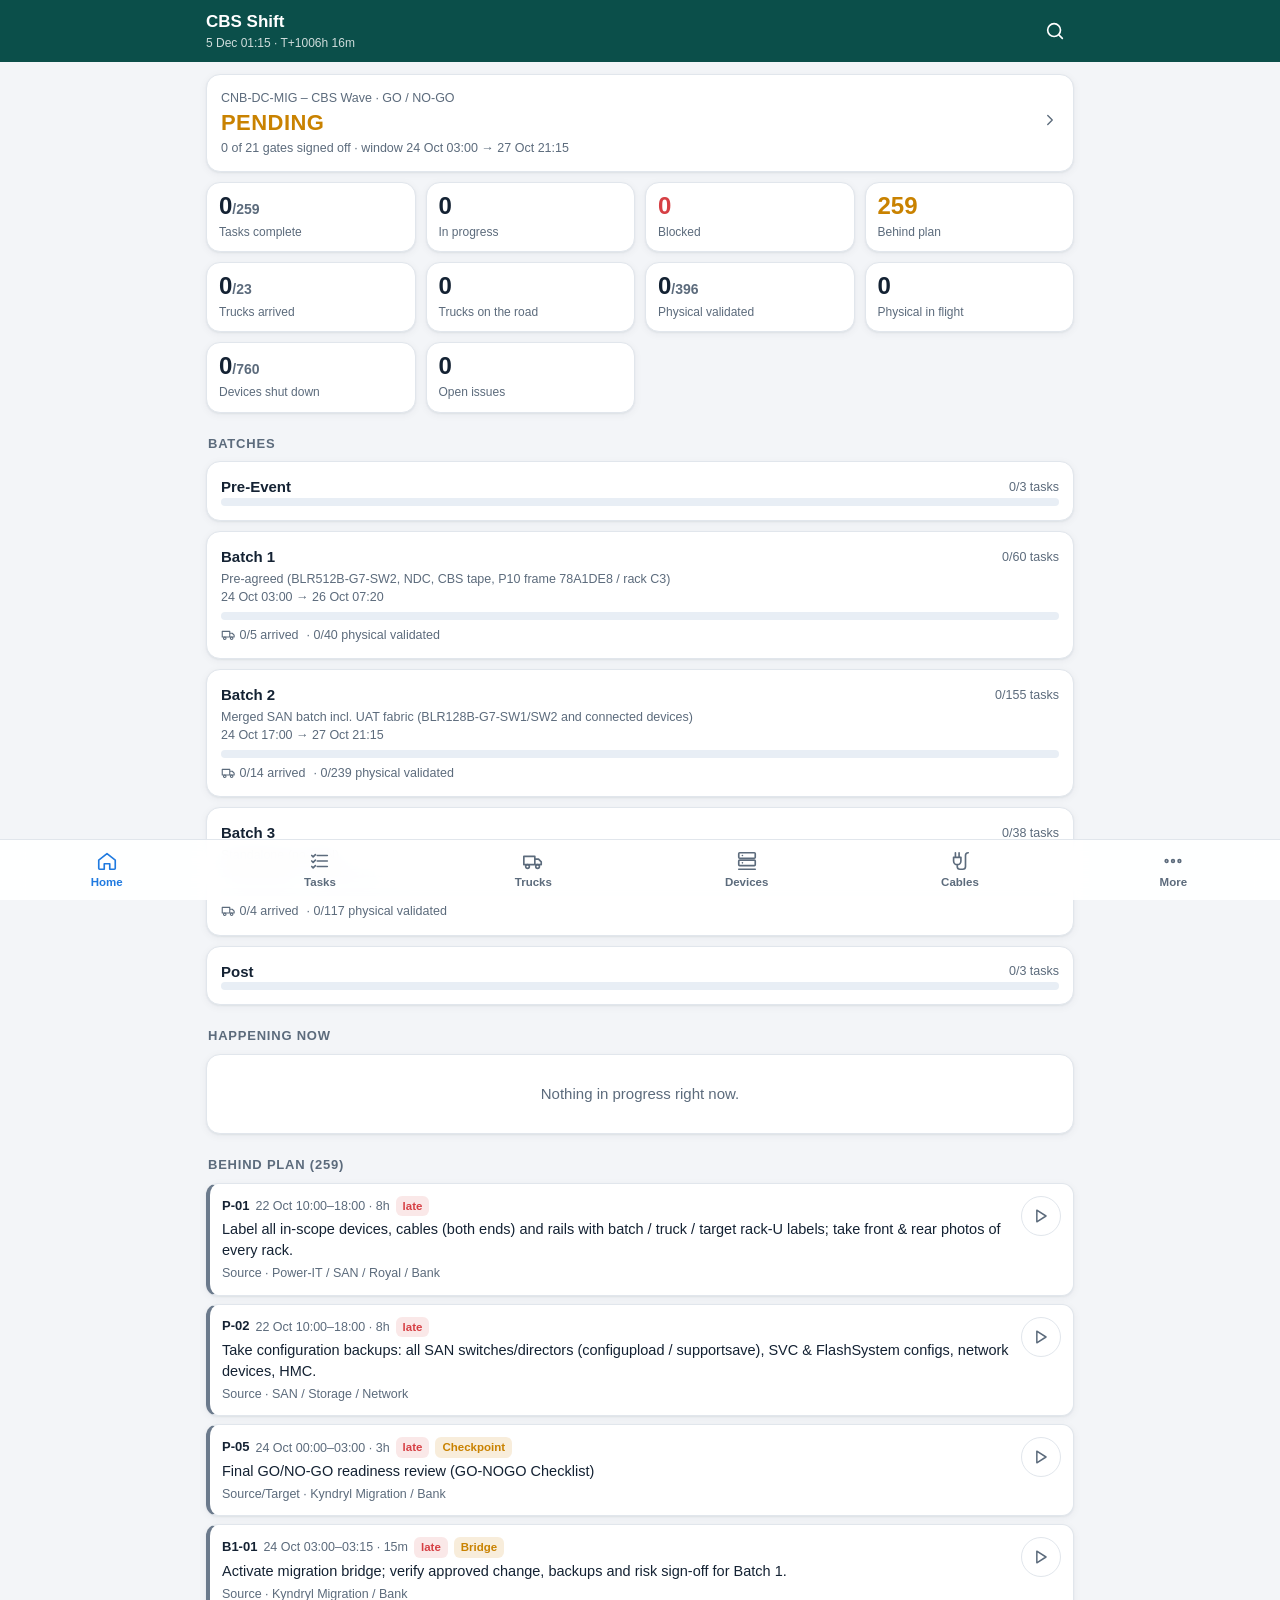
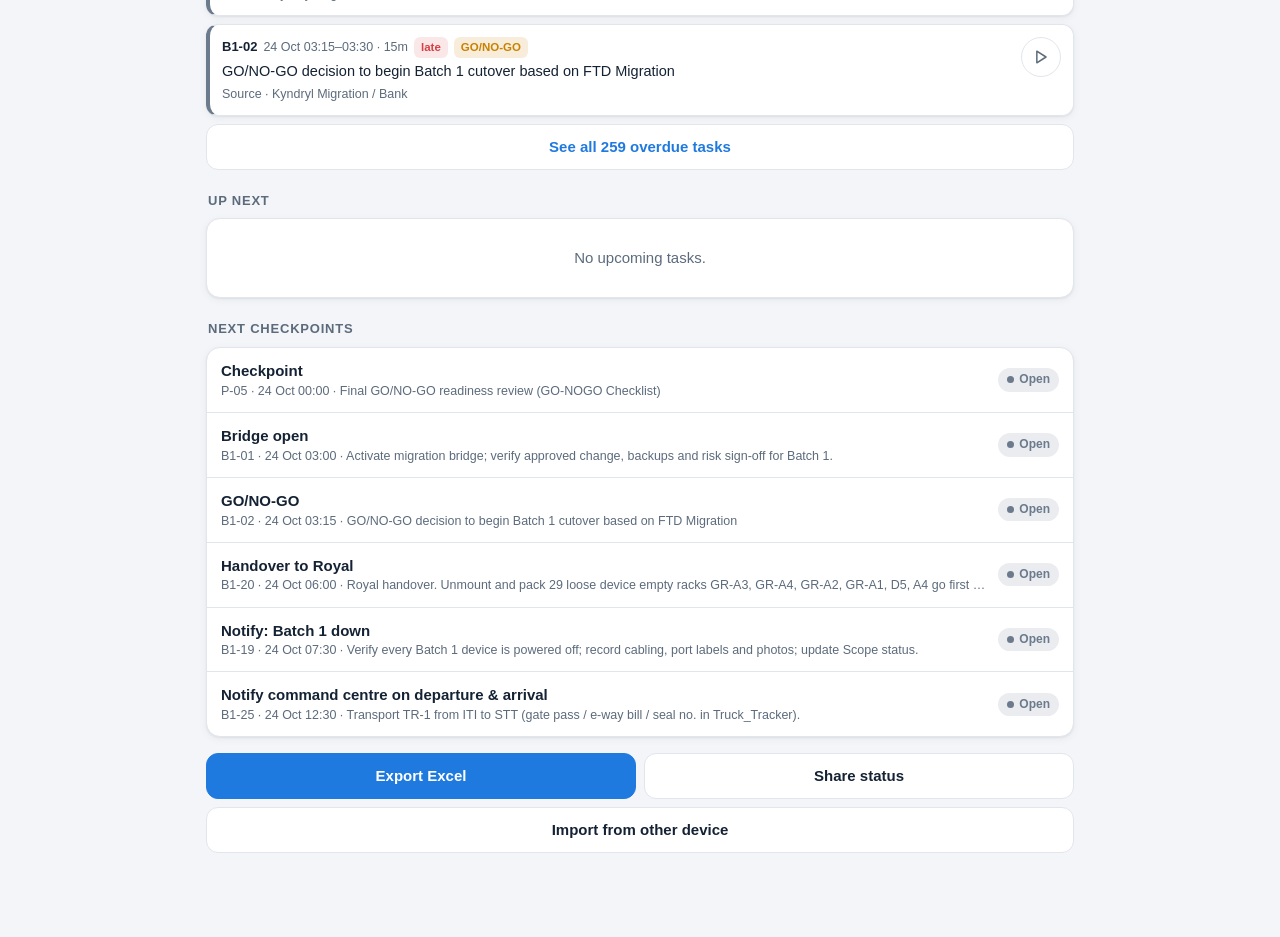
<file: cbsshift/index.html>
<!DOCTYPE html>
<html lang="en">
<head>
  <meta charset="UTF-8" />
  <meta name="viewport" content="width=device-width, initial-scale=1, viewport-fit=cover" />
  <meta name="theme-color" content="#0b4f4a" />
  <meta name="apple-mobile-web-app-capable" content="yes" />
  <meta name="mobile-web-app-capable" content="yes" />
  <meta name="apple-mobile-web-app-status-bar-style" content="black-translucent" />
  <meta name="apple-mobile-web-app-title" content="CBS Shift" />
  <!-- The runbook ships with this site and is parsed on the device: no scripts or requests to any other site. -->
  <meta http-equiv="Content-Security-Policy" content="default-src 'none'; script-src 'self'; style-src 'self' 'unsafe-inline'; img-src 'self' data: blob:; manifest-src 'self'; worker-src 'self'; connect-src 'self'; base-uri 'none'; form-action 'none'" />
  <title>CBS Shift Runbook</title>
  <link rel="manifest" href="manifest.json" />
  <link rel="icon" href="icon.svg" type="image/svg+xml" />
  <link rel="apple-touch-icon" href="icon.svg" />
  <link rel="stylesheet" href="app.css" />
</head>
<body>
  <section class="upload" id="upload" hidden>
    <div class="row"><img src="icon.svg" alt="" width="44" height="44" style="border-radius:10px"><span class="spacer"></span></div>
    <h1>CBS migration runbook</h1>
    <p class="muted" style="margin:0">Upload the CBS runbook workbook (.xlsx) to build the cutover tracker: tasks, trucks, devices, racks, SAN, checklists, issues and contacts.</p>
    <label class="drop" id="drop">
      <svg viewBox="0 0 24 24"><path d="M12 16V4m0 0-4 4m4-4 4 4"/><path d="M4 16v3a1 1 0 0 0 1 1h14a1 1 0 0 0 1-1v-3"/></svg>
      <b>Choose runbook file</b>
      <span class="small muted">e.g. CNB_DC_MIG_CBS_Runbook_v2.2_SS.xlsx</span>
      <span class="btn primary">Browse…</span>
      <input type="file" id="file" accept=".xlsx,.xlsm,application/vnd.openxmlformats-officedocument.spreadsheetml.sheet" hidden>
    </label>
    <div class="up-msg" id="uploadMsg" aria-live="polite"></div>
    <div class="card" style="margin-top:14px">
      <div class="privacy"><svg viewBox="0 0 24 24"><path d="M12 3 5 6v6c0 4 3 7.5 7 9 4-1.5 7-5 7-9V6z"/><path d="m9 12 2 2 4-4"/></svg>
        <div><b>Stays on this device.</b> The file is read inside your browser. It is never uploaded to a server, this website, or any AI service — the page is locked so it cannot make network requests.</div></div>
      <div class="privacy"><svg viewBox="0 0 24 24"><path d="M4 7h16M4 12h16M4 17h10"/></svg>
        <div><b>Re-upload anytime.</b> When the runbook changes, upload the new version (same format) from More › Runbook file. Your progress is kept.</div></div>
    </div>
  </section>

  <div id="app" hidden>
  <header class="topbar">
    <div class="topbar-inner">
      <div class="brand">
        <span class="brand-title">CBS Shift</span>
        <span class="brand-sub" id="clock">--</span>
      </div>
      <button class="icon-btn" id="searchBtn" aria-label="Search">
        <svg viewBox="0 0 24 24"><circle cx="11" cy="11" r="7"/><path d="m20 20-3.5-3.5"/></svg>
      </button>
    </div>
  </header>

  <main id="view" tabindex="-1"></main>

  <nav class="tabbar" id="tabbar">
    <a href="#home" data-tab="home"><svg viewBox="0 0 24 24"><path d="M3 11 12 4l9 7v9a1 1 0 0 1-1 1h-5v-6H9v6H4a1 1 0 0 1-1-1z"/></svg><span>Home</span></a>
    <a href="#tasks" data-tab="tasks"><svg viewBox="0 0 24 24"><path d="M9 6h11M9 12h11M9 18h11"/><path d="m3 6 1.5 1.5L7 5M3 12l1.5 1.5L7 11M3 18l1.5 1.5L7 17"/></svg><span>Tasks</span></a>
    <a href="#trucks" data-tab="trucks"><svg viewBox="0 0 24 24"><path d="M2 7h12v9H2zM14 10h4l3 3v3h-7z"/><circle cx="6" cy="18" r="2"/><circle cx="17" cy="18" r="2"/></svg><span>Trucks</span></a>
    <a href="#devices" data-tab="devices"><svg viewBox="0 0 24 24"><rect x="3" y="3" width="18" height="6" rx="1"/><rect x="3" y="11" width="18" height="6" rx="1"/><path d="M7 6h.01M7 14h.01M3 21h18"/></svg><span>Devices</span></a>
    <a href="#cables" data-tab="cables"><svg viewBox="0 0 24 24"><path d="M7 3v5M11 3v5M5 8h8v4a4 4 0 0 1-8 0zM9 16v2a3 3 0 0 0 3 3h3a3 3 0 0 0 3-3V6a3 3 0 0 1 3-3"/></svg><span>Cables</span></a>
    <a href="#more" data-tab="more"><svg viewBox="0 0 24 24"><circle cx="5" cy="12" r="1.5"/><circle cx="12" cy="12" r="1.5"/><circle cx="19" cy="12" r="1.5"/></svg><span>More</span></a>
  </nav>

  <div class="sheet-backdrop" id="sheetBackdrop" hidden></div>
  <section class="sheet" id="sheet" role="dialog" aria-modal="true" hidden>
    <div class="sheet-grip"></div>
    <div class="sheet-body" id="sheetBody"></div>
  </section>
  </div>
  <div class="toast" id="toast" hidden></div>

  <script src="xlsx.mini.min.js"></script>
  <script src="parser.js"></script>
  <script src="exporter.js"></script>
  <script src="app.js"></script>
  <script src="boot.js"></script>
</body>
</html>
</file>
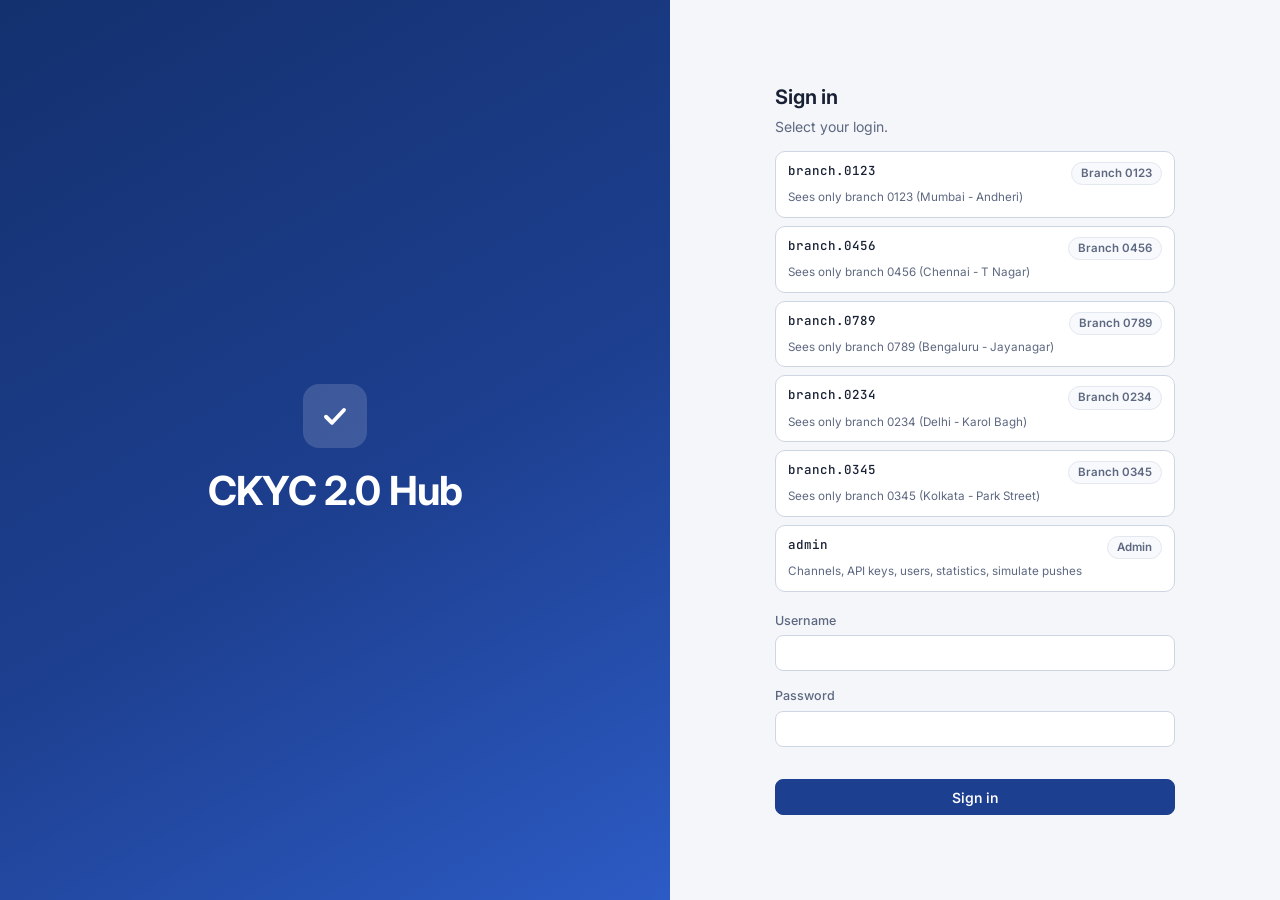
<file: ckyc/index.html>
<!DOCTYPE html>
<html lang="en">
<head>
  <meta charset="UTF-8" />
  <meta name="viewport" content="width=device-width, initial-scale=1.0" />
  <title>CKYC 2.0 Hub</title>
  <meta name="description" content="CKYC 2.0 Hub: one application for Central KYC create and update across every account-opening channel." />
  <meta http-equiv="Cache-Control" content="no-cache" />
  <meta name="theme-color" content="#1d3f8f" />
  <link rel="icon" href="data:image/svg+xml,%3Csvg xmlns='http://www.w3.org/2000/svg' viewBox='0 0 32 32'%3E%3Crect width='32' height='32' rx='7' fill='%231d3f8f'/%3E%3Cpath d='M9 16.5l4.5 4.5L23 11.5' stroke='%23fff' stroke-width='3.2' fill='none' stroke-linecap='round' stroke-linejoin='round'/%3E%3C/svg%3E" />
  <link rel="preconnect" href="https://fonts.googleapis.com" />
  <link rel="preconnect" href="https://fonts.gstatic.com" crossorigin />
  <link href="https://fonts.googleapis.com/css2?family=Inter:wght@400;500;600;700&family=JetBrains+Mono:wght@400;500&display=swap" rel="stylesheet" />
  <link rel="stylesheet" href="css/app.css?v=10" />
</head>
<body>
  <div id="app" aria-live="polite"></div>
  <div id="modal-root"></div>
  <div id="toasts" role="status"></div>
  <noscript><p style="padding:24px">This demo needs JavaScript.</p></noscript>
  <script src="js/model.js?v=10"></script>
  <script src="js/app.js?v=10"></script>
</body>
</html>
</file>
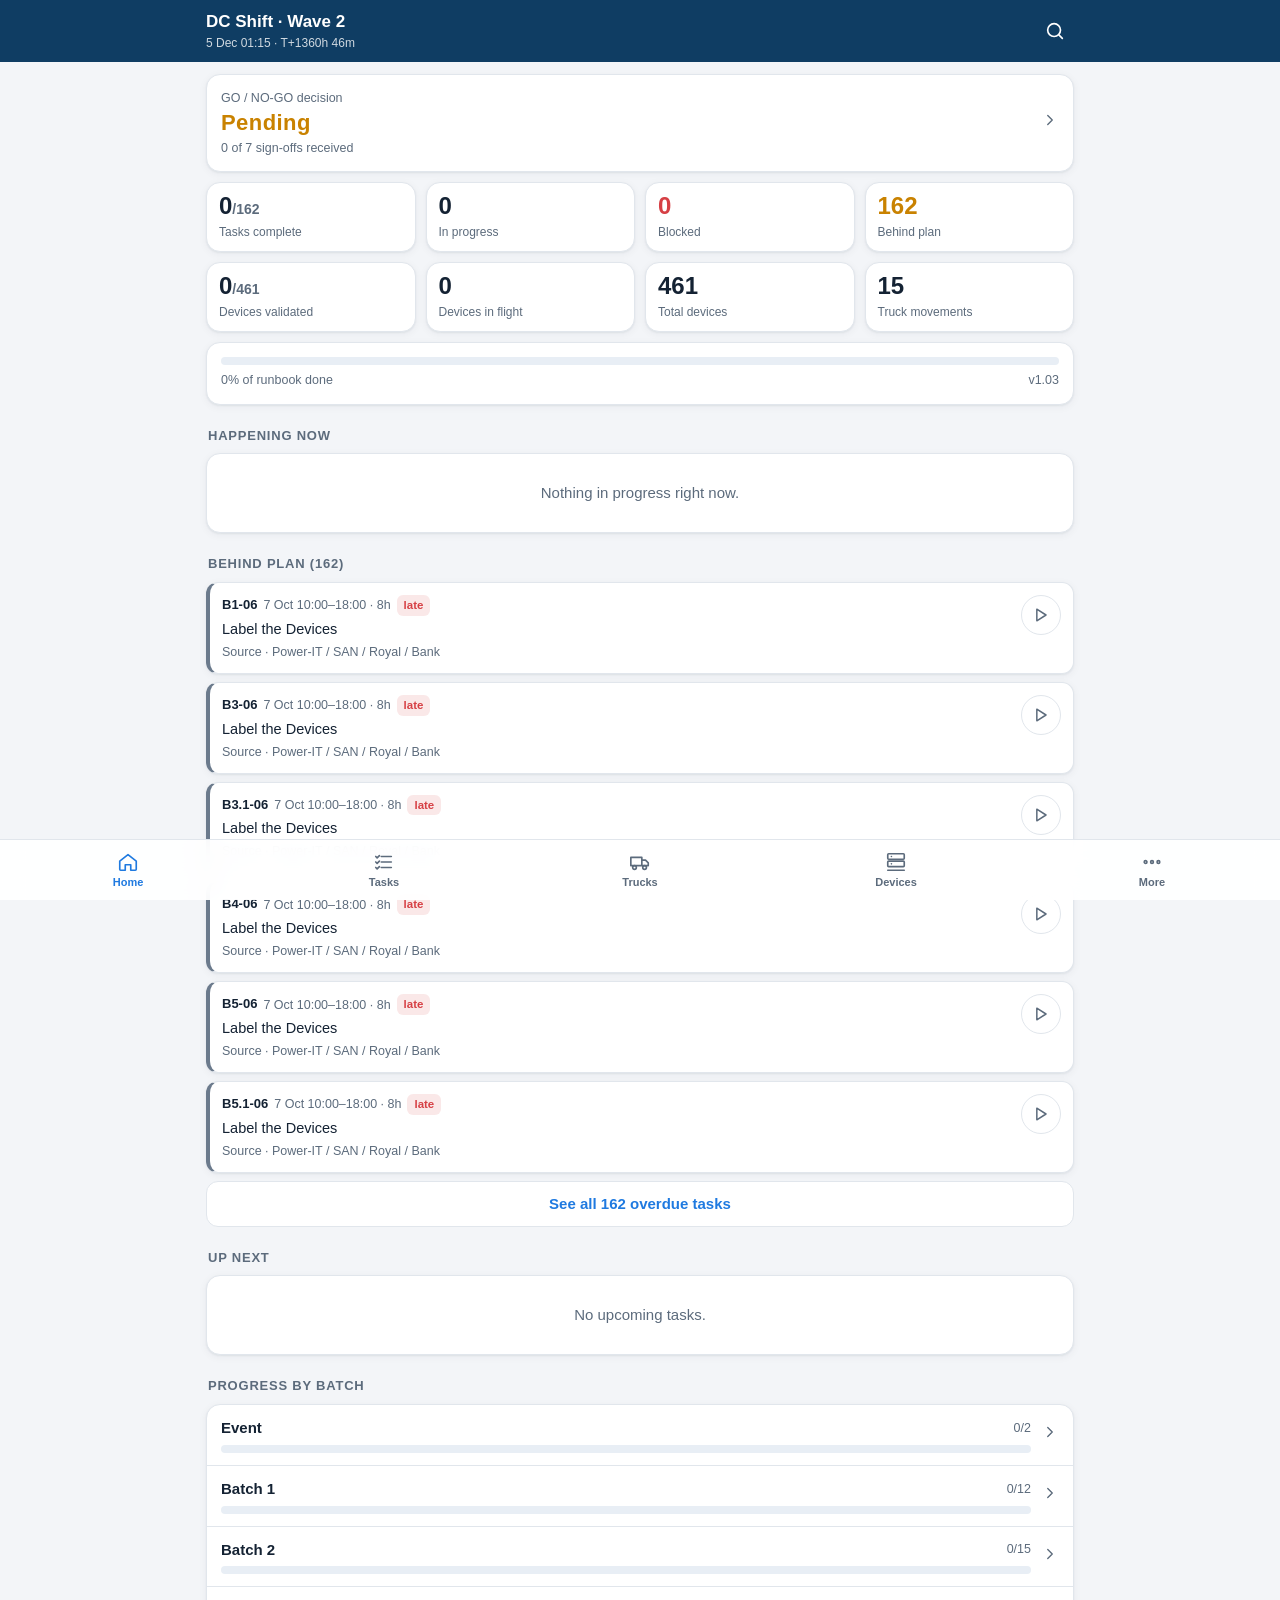
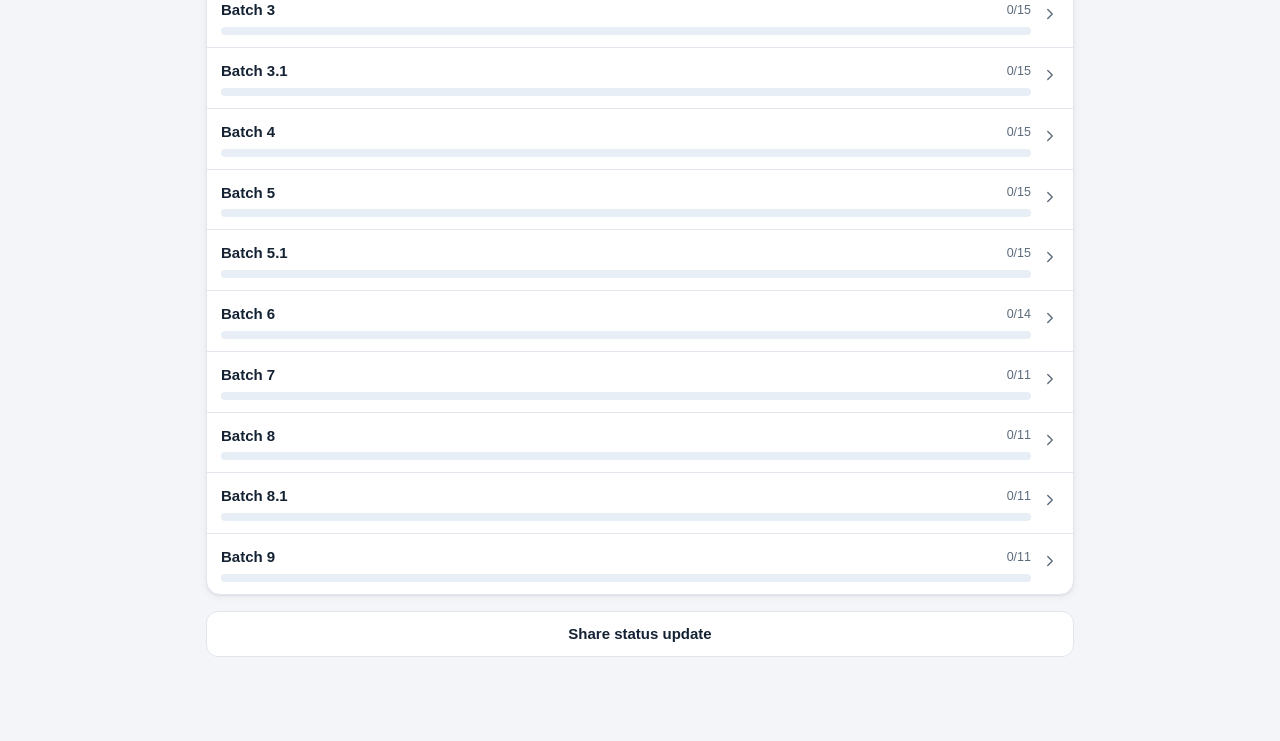
<file: dcshift/index.html>
<!DOCTYPE html>
<html lang="en">
<head>
  <meta charset="UTF-8" />
  <meta name="viewport" content="width=device-width, initial-scale=1, viewport-fit=cover" />
  <meta name="theme-color" content="#0f3d63" />
  <meta name="apple-mobile-web-app-capable" content="yes" />
  <meta name="mobile-web-app-capable" content="yes" />
  <meta name="apple-mobile-web-app-status-bar-style" content="black-translucent" />
  <meta name="apple-mobile-web-app-title" content="DC Shift" />
  <title>DC Shift Runbook</title>
  <link rel="manifest" href="manifest.json" />
  <link rel="icon" href="icon.svg" type="image/svg+xml" />
  <link rel="apple-touch-icon" href="icon.svg" />
  <link rel="stylesheet" href="app.css" />
</head>
<body>
  <header class="topbar">
    <div class="topbar-inner">
      <div class="brand">
        <span class="brand-title">DC Shift · Wave 2</span>
        <span class="brand-sub" id="clock">--</span>
      </div>
      <button class="icon-btn" id="searchBtn" aria-label="Search">
        <svg viewBox="0 0 24 24"><circle cx="11" cy="11" r="7"/><path d="m20 20-3.5-3.5"/></svg>
      </button>
    </div>
  </header>

  <main id="view" tabindex="-1"></main>

  <nav class="tabbar" id="tabbar">
    <a href="#home" data-tab="home"><svg viewBox="0 0 24 24"><path d="M3 11 12 4l9 7v9a1 1 0 0 1-1 1h-5v-6H9v6H4a1 1 0 0 1-1-1z"/></svg><span>Home</span></a>
    <a href="#tasks" data-tab="tasks"><svg viewBox="0 0 24 24"><path d="M9 6h11M9 12h11M9 18h11"/><path d="m3 6 1.5 1.5L7 5M3 12l1.5 1.5L7 11M3 18l1.5 1.5L7 17"/></svg><span>Tasks</span></a>
    <a href="#batches" data-tab="batches"><svg viewBox="0 0 24 24"><path d="M2 7h12v9H2zM14 10h4l3 3v3h-7z"/><circle cx="6" cy="18" r="2"/><circle cx="17" cy="18" r="2"/></svg><span>Trucks</span></a>
    <a href="#devices" data-tab="devices"><svg viewBox="0 0 24 24"><rect x="3" y="3" width="18" height="6" rx="1"/><rect x="3" y="11" width="18" height="6" rx="1"/><path d="M7 6h.01M7 14h.01M3 21h18"/></svg><span>Devices</span></a>
    <a href="#more" data-tab="more"><svg viewBox="0 0 24 24"><circle cx="5" cy="12" r="1.5"/><circle cx="12" cy="12" r="1.5"/><circle cx="19" cy="12" r="1.5"/></svg><span>More</span></a>
  </nav>

  <div class="sheet-backdrop" id="sheetBackdrop" hidden></div>
  <section class="sheet" id="sheet" role="dialog" aria-modal="true" hidden>
    <div class="sheet-grip"></div>
    <div class="sheet-body" id="sheetBody"></div>
  </section>
  <div class="toast" id="toast" hidden></div>

  <script src="data.js"></script>
  <script src="app.js"></script>
</body>
</html>
</file>
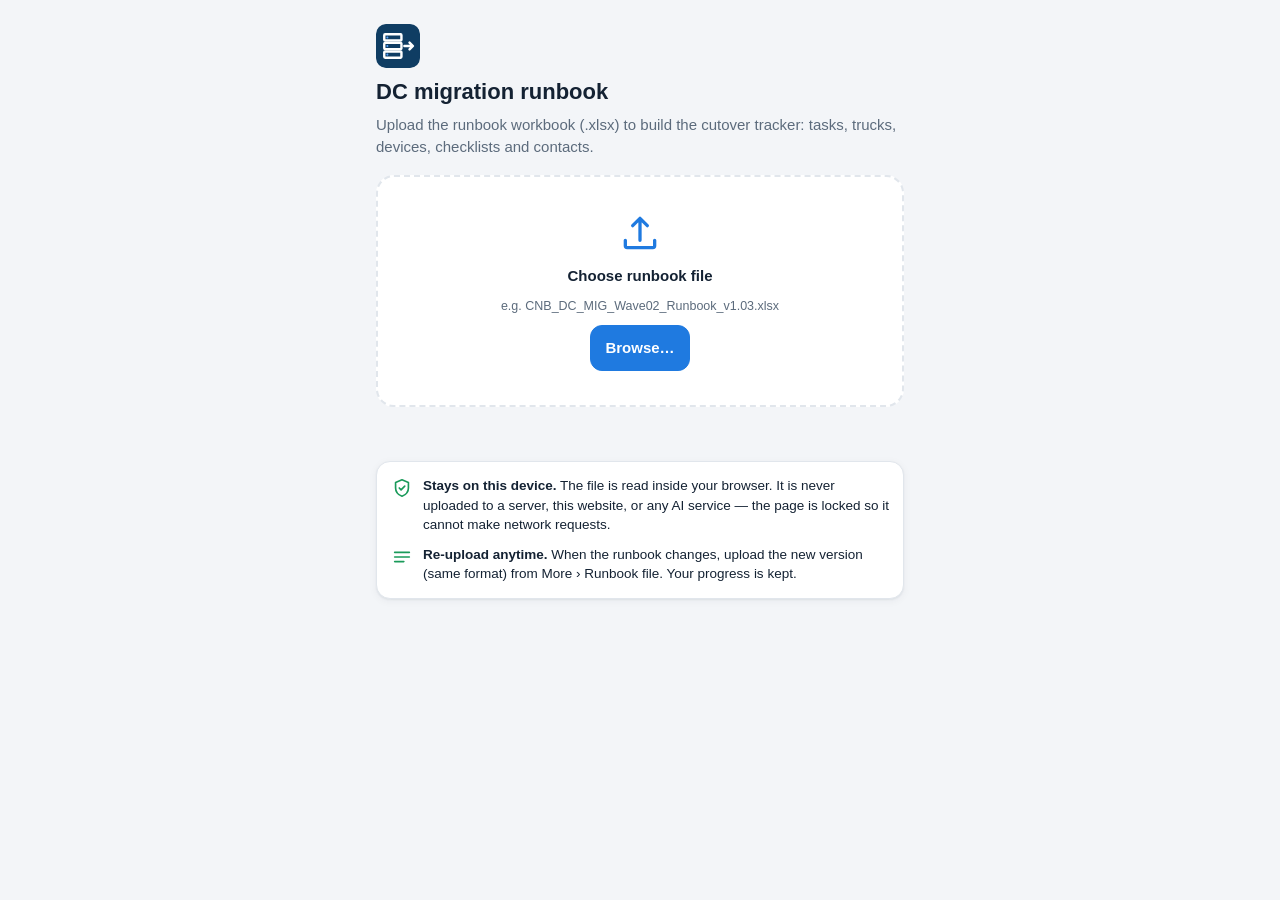
<file: dcshifting/index.html>
<!DOCTYPE html>
<html lang="en">
<head>
  <meta charset="UTF-8" />
  <meta name="viewport" content="width=device-width, initial-scale=1, viewport-fit=cover" />
  <meta name="theme-color" content="#0f3d63" />
  <meta name="apple-mobile-web-app-capable" content="yes" />
  <meta name="mobile-web-app-capable" content="yes" />
  <meta name="apple-mobile-web-app-status-bar-style" content="black-translucent" />
  <meta name="apple-mobile-web-app-title" content="DC Shifting" />
  <!-- The runbook is parsed on this device only: no scripts from elsewhere, and no network requests at all. -->
  <meta http-equiv="Content-Security-Policy" content="default-src 'none'; script-src 'self'; style-src 'self' 'unsafe-inline'; img-src 'self' data: blob:; manifest-src 'self'; worker-src 'self'; connect-src 'none'; base-uri 'none'; form-action 'none'" />
  <title>DC Shifting Runbook</title>
  <link rel="manifest" href="manifest.json" />
  <link rel="icon" href="icon.svg" type="image/svg+xml" />
  <link rel="apple-touch-icon" href="icon.svg" />
  <link rel="stylesheet" href="app.css" />
</head>
<body>
  <section class="upload" id="upload" hidden>
    <div class="row"><img src="icon.svg" alt="" width="44" height="44" style="border-radius:10px"><span class="spacer"></span></div>
    <h1>DC migration runbook</h1>
    <p class="muted" style="margin:0">Upload the runbook workbook (.xlsx) to build the cutover tracker: tasks, trucks, devices, checklists and contacts.</p>
    <label class="drop" id="drop">
      <svg viewBox="0 0 24 24"><path d="M12 16V4m0 0-4 4m4-4 4 4"/><path d="M4 16v3a1 1 0 0 0 1 1h14a1 1 0 0 0 1-1v-3"/></svg>
      <b>Choose runbook file</b>
      <span class="small muted">e.g. CNB_DC_MIG_Wave02_Runbook_v1.03.xlsx</span>
      <span class="btn primary">Browse…</span>
      <input type="file" id="file" accept=".xlsx,.xlsm,application/vnd.openxmlformats-officedocument.spreadsheetml.sheet" hidden>
    </label>
    <div class="up-msg" id="uploadMsg" aria-live="polite"></div>
    <div class="card" style="margin-top:14px">
      <div class="privacy"><svg viewBox="0 0 24 24"><path d="M12 3 5 6v6c0 4 3 7.5 7 9 4-1.5 7-5 7-9V6z"/><path d="m9 12 2 2 4-4"/></svg>
        <div><b>Stays on this device.</b> The file is read inside your browser. It is never uploaded to a server, this website, or any AI service — the page is locked so it cannot make network requests.</div></div>
      <div class="privacy"><svg viewBox="0 0 24 24"><path d="M4 7h16M4 12h16M4 17h10"/></svg>
        <div><b>Re-upload anytime.</b> When the runbook changes, upload the new version (same format) from More › Runbook file. Your progress is kept.</div></div>
    </div>
  </section>

  <div id="app" hidden>
  <header class="topbar">
    <div class="topbar-inner">
      <div class="brand">
        <span class="brand-title">DC Shift</span>
        <span class="brand-sub" id="clock">--</span>
      </div>
      <button class="icon-btn" id="searchBtn" aria-label="Search">
        <svg viewBox="0 0 24 24"><circle cx="11" cy="11" r="7"/><path d="m20 20-3.5-3.5"/></svg>
      </button>
    </div>
  </header>

  <main id="view" tabindex="-1"></main>

  <nav class="tabbar" id="tabbar">
    <a href="#home" data-tab="home"><svg viewBox="0 0 24 24"><path d="M3 11 12 4l9 7v9a1 1 0 0 1-1 1h-5v-6H9v6H4a1 1 0 0 1-1-1z"/></svg><span>Home</span></a>
    <a href="#tasks" data-tab="tasks"><svg viewBox="0 0 24 24"><path d="M9 6h11M9 12h11M9 18h11"/><path d="m3 6 1.5 1.5L7 5M3 12l1.5 1.5L7 11M3 18l1.5 1.5L7 17"/></svg><span>Tasks</span></a>
    <a href="#batches" data-tab="batches"><svg viewBox="0 0 24 24"><path d="M2 7h12v9H2zM14 10h4l3 3v3h-7z"/><circle cx="6" cy="18" r="2"/><circle cx="17" cy="18" r="2"/></svg><span>Trucks</span></a>
    <a href="#devices" data-tab="devices"><svg viewBox="0 0 24 24"><rect x="3" y="3" width="18" height="6" rx="1"/><rect x="3" y="11" width="18" height="6" rx="1"/><path d="M7 6h.01M7 14h.01M3 21h18"/></svg><span>Devices</span></a>
    <a href="#more" data-tab="more"><svg viewBox="0 0 24 24"><circle cx="5" cy="12" r="1.5"/><circle cx="12" cy="12" r="1.5"/><circle cx="19" cy="12" r="1.5"/></svg><span>More</span></a>
  </nav>

  <div class="sheet-backdrop" id="sheetBackdrop" hidden></div>
  <section class="sheet" id="sheet" role="dialog" aria-modal="true" hidden>
    <div class="sheet-grip"></div>
    <div class="sheet-body" id="sheetBody"></div>
  </section>
  </div>
  <div class="toast" id="toast" hidden></div>

  <script src="xlsx.mini.min.js"></script>
  <script src="parser.js"></script>
  <script src="exporter.js"></script>
  <script src="app.js"></script>
  <script src="boot.js"></script>
</body>
</html>
</file>
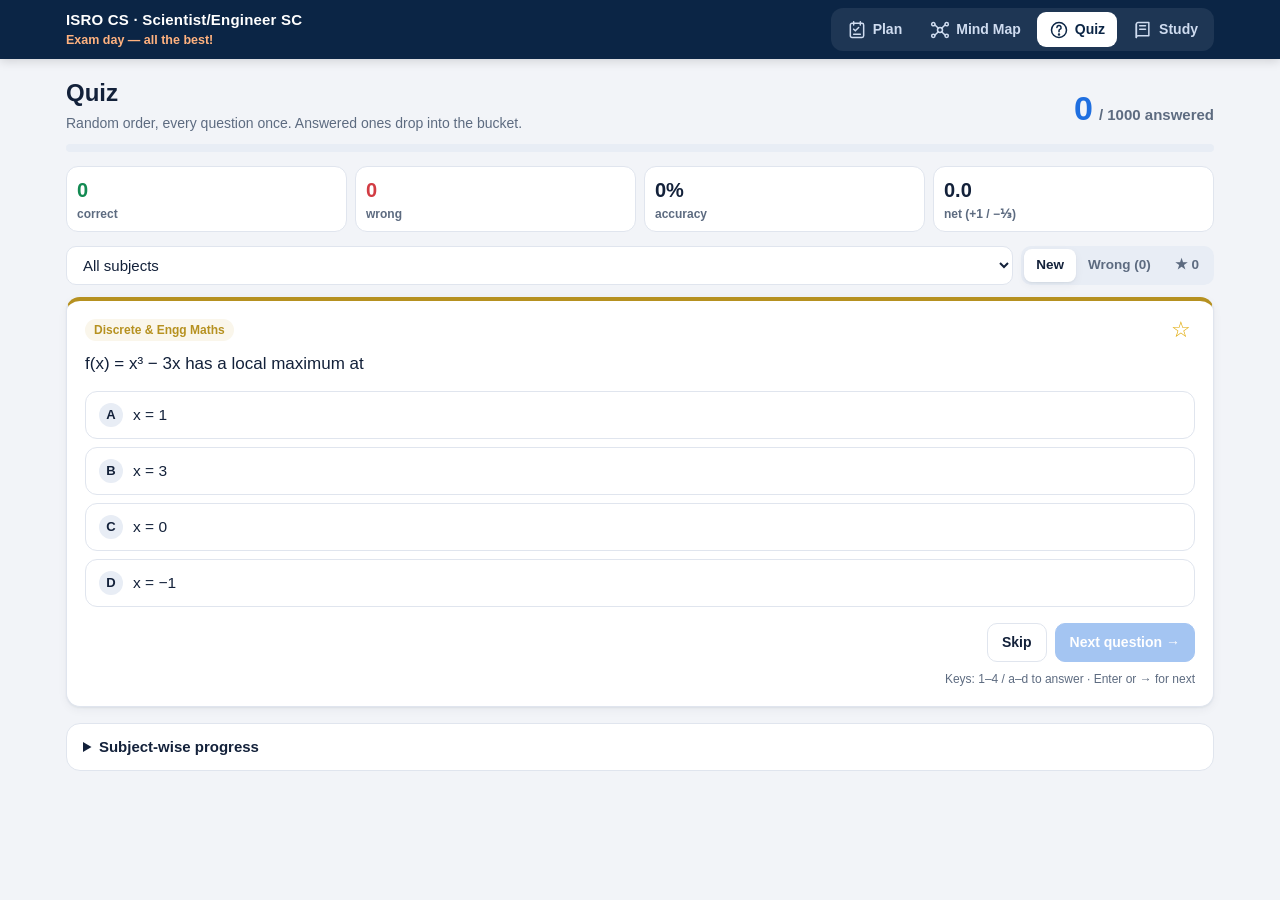
<file: isrocs/index.html>
<!DOCTYPE html>
<html lang="en">
<head>
  <meta charset="UTF-8" />
  <meta name="viewport" content="width=device-width, initial-scale=1, viewport-fit=cover" />
  <meta name="theme-color" content="#0b2545" />
  <meta name="apple-mobile-web-app-capable" content="yes" />
  <meta name="mobile-web-app-capable" content="yes" />
  <meta name="apple-mobile-web-app-status-bar-style" content="black-translucent" />
  <meta name="apple-mobile-web-app-title" content="ISRO CS" />
  <meta name="description" content="ISRO Scientist/Engineer SC (Computer Science) prep: mind map, 1000-question quiz and study notes." />
  <title>ISRO CS Prep</title>
  <link rel="manifest" href="manifest.json" />
  <link rel="icon" href="icon.svg" type="image/svg+xml" />
  <link rel="apple-touch-icon" href="icon.svg" />
  <link rel="stylesheet" href="app.css" />
</head>
<body>
  <header class="topbar">
    <div class="topbar-inner">
      <div class="brand">
        <span class="brand-title">ISRO CS · Scientist/Engineer SC</span>
        <span class="brand-sub" id="countdown">--</span>
      </div>
      <nav class="tabs" role="tablist">
        <button class="tab" data-tab="plan" role="tab">
          <svg viewBox="0 0 24 24"><rect x="4" y="4" width="16" height="17" rx="2"/><path d="M8 2v4M16 2v4M8 11l2 2 4-4M8 17h8"/></svg>
          <span>Plan</span>
        </button>
        <button class="tab" data-tab="map" role="tab">
          <svg viewBox="0 0 24 24"><circle cx="12" cy="12" r="3"/><circle cx="4" cy="5" r="2"/><circle cx="20" cy="5" r="2"/><circle cx="4" cy="19" r="2"/><circle cx="20" cy="19" r="2"/><path d="M6 6l4 4M18 6l-4 4M6 18l4-4M18 18l-4-4"/></svg>
          <span>Mind Map</span>
        </button>
        <button class="tab" data-tab="quiz" role="tab">
          <svg viewBox="0 0 24 24"><circle cx="12" cy="12" r="9"/><path d="M9.5 9a2.5 2.5 0 1 1 3.5 2.3c-.6.3-1 .9-1 1.6V14"/><circle cx="12" cy="17.5" r=".6" fill="currentColor"/></svg>
          <span>Quiz</span>
        </button>
        <button class="tab" data-tab="study" role="tab">
          <svg viewBox="0 0 24 24"><path d="M4 5a2 2 0 0 1 2-2h13v16H6a2 2 0 0 0-2 2z"/><path d="M4 21V5M8 7h7M8 11h7"/></svg>
          <span>Study</span>
        </button>
      </nav>
    </div>
  </header>

  <main id="view" tabindex="-1"></main>

  <div id="toast" class="toast" hidden></div>

  <script src="app.js"></script>
  <script src="data/mindmap.js"></script>
  <script src="data/notes.js"></script>
  <script src="data/pyq.js"></script>
  <script src="data/q1.js"></script>
  <script src="data/q2.js"></script>
  <script src="data/q3.js"></script>
  <script src="data/q4.js"></script>
  <script src="data/plan.js"></script>
  <script>ISRO.start();</script>
</body>
</html>
</file>
<file: cbsshift/app.css>
:root {
  --bg: #f3f5f8;
  --card: #ffffff;
  --ink: #142233;
  --muted: #5c6b7c;
  --line: #e1e6ec;
  --brand: #0b4f4a;
  --brand-ink: #ffffff;
  --accent: #1f7ae0;
  --open: #6b7a8c;
  --prog: #1f7ae0;
  --done: #1a9a5a;
  --block: #d64045;
  --na: #9aa5b1;
  --warn: #c98200;
  --chip: #e8eef5;
  --shadow: 0 1px 2px rgba(16, 34, 51, .06), 0 2px 8px rgba(16, 34, 51, .05);
  --radius: 14px;
  --tabbar-h: 60px;
  color-scheme: light;
}
@media (prefers-color-scheme: dark) {
  :root {
    --bg: #0d141c;
    --card: #16202b;
    --ink: #e6edf5;
    --muted: #93a2b3;
    --line: #253342;
    --brand: #08332f;
    --accent: #5aa5ff;
    --prog: #5aa5ff;
    --done: #35c27c;
    --block: #ff6b6f;
    --open: #8d9bab;
    --warn: #f0b03c;
    --chip: #1f2c3a;
    --shadow: none;
    color-scheme: dark;
  }
}

[hidden] { display: none !important; }
* { box-sizing: border-box; -webkit-tap-highlight-color: transparent; }
html, body { margin: 0; padding: 0; }
body {
  font: 15px/1.45 -apple-system, BlinkMacSystemFont, "Segoe UI", Roboto, "Helvetica Neue", Arial, sans-serif;
  background: var(--bg);
  color: var(--ink);
  -webkit-text-size-adjust: 100%;
  overscroll-behavior-y: contain;
}
a { color: var(--accent); text-decoration: none; }
button { font: inherit; color: inherit; }
svg { width: 22px; height: 22px; fill: none; stroke: currentColor; stroke-width: 1.8; stroke-linecap: round; stroke-linejoin: round; }

/* ---------- Top bar ---------- */
.topbar {
  position: sticky; top: 0; z-index: 20;
  background: var(--brand); color: var(--brand-ink);
  padding-top: env(safe-area-inset-top);
}
.topbar-inner { display: flex; align-items: center; gap: 8px; padding: 10px 16px; max-width: 900px; margin: 0 auto; }
.brand { flex: 1; display: flex; flex-direction: column; min-width: 0; }
.brand-title { font-weight: 700; font-size: 17px; }
.brand-sub { font-size: 12px; opacity: .8; font-variant-numeric: tabular-nums; }
.icon-btn { background: transparent; border: 0; padding: 8px; border-radius: 10px; color: inherit; display: grid; place-items: center; }
.icon-btn:active { background: rgba(255,255,255,.15); }

/* ---------- Main ---------- */
main {
  max-width: 900px; margin: 0 auto;
  padding: 12px 16px calc(var(--tabbar-h) + 24px + env(safe-area-inset-bottom));
  outline: none;
}
h2 { font-size: 13px; text-transform: uppercase; letter-spacing: .06em; color: var(--muted); margin: 22px 2px 8px; font-weight: 700; }
h2:first-child { margin-top: 6px; }
.card { background: var(--card); border-radius: var(--radius); box-shadow: var(--shadow); border: 1px solid var(--line); padding: 14px; margin-bottom: 10px; }
.muted { color: var(--muted); }
.small { font-size: 12.5px; }
.mono { font-family: ui-monospace, SFMono-Regular, Menlo, Consolas, monospace; font-size: 13px; }
.row { display: flex; align-items: center; gap: 8px; }
.row.wrap { flex-wrap: wrap; }
.spacer { flex: 1; }
.empty { text-align: center; color: var(--muted); padding: 28px 10px; }

/* ---------- Stats ---------- */
.stats { display: grid; grid-template-columns: repeat(2, 1fr); gap: 10px; }
@media (min-width: 560px) { .stats { grid-template-columns: repeat(4, 1fr); } }
.stat { background: var(--card); border: 1px solid var(--line); border-radius: var(--radius); padding: 10px 12px; box-shadow: var(--shadow); }
.stat b { display: block; font-size: 24px; line-height: 1.1; font-variant-numeric: tabular-nums; }
.stat > span { font-size: 12px; color: var(--muted); }

.bar { height: 8px; border-radius: 6px; background: var(--chip); overflow: hidden; display: flex; }
.bar i { display: block; height: 100%; }
.bar .d { background: var(--done); } .bar .p { background: var(--prog); } .bar .b { background: var(--block); }

.decision { display: flex; align-items: center; gap: 12px; }
.decision .big { font-size: 22px; font-weight: 800; letter-spacing: .02em; }
.go { color: var(--done); } .nogo { color: var(--block); } .pending { color: var(--warn); }

/* ---------- Chips / filters ---------- */
.chips { display: flex; gap: 6px; overflow-x: auto; padding: 2px 0 8px; margin: 0 -16px; padding-left: 16px; padding-right: 16px; scrollbar-width: none; }
.chips::-webkit-scrollbar { display: none; }
.chip { flex: none; border: 1px solid var(--line); background: var(--card); padding: 6px 12px; border-radius: 999px; font-size: 13px; white-space: nowrap; }
.chip.on { background: var(--brand); color: #fff; border-color: var(--brand); }
@media (prefers-color-scheme: dark) { .chip.on { background: var(--accent); border-color: var(--accent); color: #04121f; } }
.search { width: 100%; padding: 11px 12px; border-radius: 12px; border: 1px solid var(--line); background: var(--card); color: var(--ink); font-size: 16px; margin-bottom: 8px; }
.sticky-tools { position: sticky; top: var(--topbar-h, 56px); z-index: 5; background: var(--bg); padding-top: 8px; margin-top: -8px; }

/* ---------- Status pills ---------- */
.pill { display: inline-flex; align-items: center; gap: 5px; font-size: 12px; font-weight: 600; padding: 3px 9px; border-radius: 999px; white-space: nowrap; }
.pill::before { content: ""; width: 7px; height: 7px; border-radius: 50%; background: currentColor; }
.st-Open { color: var(--open); background: color-mix(in srgb, var(--open) 14%, transparent); }
.st-InProgress { color: var(--prog); background: color-mix(in srgb, var(--prog) 14%, transparent); }
.st-Done, .st-Closed, .st-GO { color: var(--done); background: color-mix(in srgb, var(--done) 14%, transparent); }
.st-Blocked, .st-NOGO { color: var(--block); background: color-mix(in srgb, var(--block) 14%, transparent); }
.st-NA { color: var(--na); background: color-mix(in srgb, var(--na) 14%, transparent); }
.tag { display: inline-block; font-size: 11.5px; padding: 2px 7px; border-radius: 6px; background: var(--chip); color: var(--muted); font-weight: 600; }
.tag.warn { color: var(--warn); background: color-mix(in srgb, var(--warn) 14%, transparent); }
.tag.late { color: var(--block); background: color-mix(in srgb, var(--block) 12%, transparent); }

/* ---------- Task list ---------- */
.group-h { display: flex; align-items: center; gap: 8px; margin: 18px 2px 8px; }
.group-h b { font-size: 15px; }
.group-h .bar { flex: 1; max-width: 140px; }
.task { display: flex; gap: 10px; align-items: flex-start; padding: 12px; background: var(--card); border: 1px solid var(--line); border-left: 4px solid var(--open); border-radius: 12px; margin-bottom: 8px; box-shadow: var(--shadow); cursor: pointer; }
.task.s-InProgress { border-left-color: var(--prog); }
.task.s-Done { border-left-color: var(--done); }
.task.s-Done .t-desc { color: var(--muted); }
.task.s-Blocked { border-left-color: var(--block); }
.task.s-NA { border-left-color: var(--na); opacity: .7; }
.task .t-main { flex: 1; min-width: 0; }
.t-top { display: flex; gap: 6px; align-items: center; flex-wrap: wrap; margin-bottom: 3px; }
.t-id { font-weight: 700; font-size: 13px; }
.t-time { font-size: 12.5px; color: var(--muted); font-variant-numeric: tabular-nums; }
.t-desc { font-size: 14.5px; }
.t-team { font-size: 12.5px; color: var(--muted); margin-top: 3px; }
.qbtn { flex: none; width: 40px; height: 40px; border-radius: 50%; border: 1.5px solid var(--line); background: var(--card); display: grid; place-items: center; color: var(--muted); }
.qbtn svg { width: 20px; height: 20px; }
.qbtn.s-InProgress { color: var(--prog); border-color: var(--prog); }
.qbtn.s-Done { color: #fff; background: var(--done); border-color: var(--done); }
.qbtn.s-Blocked { color: var(--block); border-color: var(--block); }

/* ---------- Generic list ---------- */
.list { background: var(--card); border: 1px solid var(--line); border-radius: var(--radius); overflow: hidden; box-shadow: var(--shadow); }
.li { display: flex; gap: 10px; align-items: center; padding: 12px 14px; border-top: 1px solid var(--line); cursor: pointer; }
.li:first-child { border-top: 0; }
.li:active { background: var(--chip); }
.li .grow { flex: 1; min-width: 0; }
.li .title { font-weight: 600; overflow: hidden; text-overflow: ellipsis; white-space: nowrap; }
.li .sub { font-size: 12.5px; color: var(--muted); overflow: hidden; text-overflow: ellipsis; white-space: nowrap; }
.chev { color: var(--muted); }
.chev svg { width: 18px; height: 18px; }

/* ---------- Truck cards ---------- */
.truck .head { display: flex; align-items: center; gap: 8px; }
.truck .num { width: 40px; height: 40px; border-radius: 10px; background: var(--brand); color: #fff; display: grid; place-items: center; font-weight: 800; flex: none; }
@media (prefers-color-scheme: dark) { .truck .num { background: var(--accent); color: #04121f; } }
.timeline3 { display: grid; grid-template-columns: repeat(3, 1fr); gap: 6px; margin: 10px 0; }
.timeline3 div { background: var(--chip); border-radius: 10px; padding: 7px 8px; }
.timeline3 small { display: block; color: var(--muted); font-size: 11px; }
.timeline3 b { font-size: 13px; font-variant-numeric: tabular-nums; }

/* ---------- Buttons ---------- */
.btn { border: 1px solid var(--line); background: var(--card); padding: 11px 14px; border-radius: 12px; font-weight: 600; cursor: pointer; display: inline-flex; align-items: center; justify-content: center; gap: 6px; min-height: 44px; }
.btn:active { transform: scale(.98); }
.btn.primary { background: var(--accent); color: #fff; border-color: var(--accent); }
.btn.ok { background: var(--done); color: #fff; border-color: var(--done); }
.btn.bad { background: var(--block); color: #fff; border-color: var(--block); }
.btn.block { width: 100%; }
.btn-grid { display: grid; grid-template-columns: repeat(2, 1fr); gap: 8px; }
.seg { display: flex; background: var(--chip); border-radius: 12px; padding: 3px; gap: 3px; }
.seg button { flex: 1 1 auto; border: 0; background: transparent; border-radius: 9px; padding: 9px 2px; font-weight: 600; font-size: 12.5px; white-space: nowrap; color: var(--muted); min-height: 40px; }
.seg button.on { background: var(--card); color: var(--ink); box-shadow: var(--shadow); }

/* ---------- Bottom sheet ---------- */
.sheet-backdrop { position: fixed; inset: 0; background: rgba(5, 12, 20, .45); z-index: 40; animation: fade .18s ease; }
.sheet {
  position: fixed; left: 0; right: 0; bottom: 0; z-index: 41;
  max-height: 88vh; max-height: 88dvh; background: var(--card); color: var(--ink);
  border-radius: 18px 18px 0 0; box-shadow: 0 -6px 30px rgba(0,0,0,.25);
  display: flex; flex-direction: column; animation: up .22s cubic-bezier(.2,.8,.2,1);
  max-width: 720px; margin: 0 auto;
}
.sheet-grip { width: 40px; height: 5px; border-radius: 3px; background: var(--line); margin: 8px auto 2px; flex: none; }
.sheet-body { overflow-y: auto; padding: 8px 16px calc(20px + env(safe-area-inset-bottom)); -webkit-overflow-scrolling: touch; }
.sheet h3 { margin: 6px 0 4px; font-size: 18px; }
@keyframes up { from { transform: translateY(100%); } to { transform: none; } }
@keyframes fade { from { opacity: 0; } to { opacity: 1; } }

.kv { display: grid; grid-template-columns: minmax(96px, 38%) 1fr; gap: 0; border: 1px solid var(--line); border-radius: 12px; overflow: hidden; margin: 10px 0; }
.kv > div { padding: 8px 10px; border-top: 1px solid var(--line); font-size: 13.5px; word-break: break-word; }
.kv > div:nth-child(-n+2) { border-top: 0; }
.kv > div:nth-child(odd) { color: var(--muted); background: color-mix(in srgb, var(--chip) 55%, transparent); }
.section-t { font-size: 12px; font-weight: 700; text-transform: uppercase; letter-spacing: .06em; color: var(--muted); margin: 16px 0 6px; }
textarea, input[type=text] { width: 100%; padding: 10px 12px; border-radius: 12px; border: 1px solid var(--line); background: var(--bg); color: var(--ink); font: inherit; font-size: 16px; }
textarea { min-height: 70px; resize: vertical; }
.contact { padding: 10px 0; border-top: 1px solid var(--line); }
.contact:first-child { border-top: 0; }
.contact .links { display: flex; flex-wrap: wrap; gap: 6px; margin-top: 5px; }
.contact .links a { font-size: 13px; padding: 5px 10px; border-radius: 999px; background: var(--chip); }

/* ---------- Stepper ---------- */
.stepper { display: flex; flex-direction: column; gap: 0; margin: 8px 0; }
.step { display: flex; align-items: center; gap: 10px; padding: 9px 4px; border: 0; background: transparent; text-align: left; width: 100%; }
.step .dot { width: 24px; height: 24px; border-radius: 50%; border: 2px solid var(--line); display: grid; place-items: center; flex: none; background: var(--card); }
.step.done .dot { background: var(--done); border-color: var(--done); color: #fff; }
.step .dot svg { width: 14px; height: 14px; stroke-width: 3; }
.step .lbl { flex: 1; font-weight: 600; }
.step .ts { font-size: 12px; color: var(--muted); font-variant-numeric: tabular-nums; }
.stage-dots { display: flex; gap: 3px; }
.stage-dots i { width: 7px; height: 7px; border-radius: 50%; background: var(--line); }
.stage-dots i.on { background: var(--done); }

/* ---------- Tab bar ---------- */
.tabbar {
  position: fixed; bottom: 0; left: 0; right: 0; z-index: 30;
  display: flex; justify-content: space-around;
  background: color-mix(in srgb, var(--card) 92%, transparent);
  backdrop-filter: saturate(1.4) blur(12px); -webkit-backdrop-filter: saturate(1.4) blur(12px);
  border-top: 1px solid var(--line);
  padding-bottom: env(safe-area-inset-bottom);
}
.tabbar a { flex: 1; max-width: 140px; display: flex; flex-direction: column; align-items: center; gap: 2px; padding: 7px 0 6px; color: var(--muted); font-size: 11px; font-weight: 600; height: var(--tabbar-h); justify-content: center; }
.tabbar a.on { color: var(--accent); }

/* ---------- Toast ---------- */
.toast { position: fixed; left: 50%; transform: translateX(-50%); bottom: calc(var(--tabbar-h) + 16px + env(safe-area-inset-bottom)); z-index: 60; background: #1d2a38; color: #fff; padding: 10px 16px; border-radius: 12px; font-size: 14px; box-shadow: 0 6px 20px rgba(0,0,0,.25); max-width: calc(100% - 32px); }

.log-item { padding: 9px 0; border-top: 1px solid var(--line); font-size: 13.5px; }
.log-item:first-child { border-top: 0; }
.log-item time { color: var(--muted); font-size: 12px; font-variant-numeric: tabular-nums; margin-right: 6px; }
.more-btn { display: block; margin: 12px auto; }
pre.note { white-space: pre-wrap; font: inherit; margin: 0; }

/* ---------- Upload screen ---------- */
.upload { max-width: 560px; margin: 0 auto; padding: 24px 16px calc(32px + env(safe-area-inset-bottom)); }
.upload h1 { font-size: 22px; margin: 8px 0 6px; }
.drop { display: flex; flex-direction: column; align-items: center; justify-content: center; gap: 10px; text-align: center;
  border: 2px dashed var(--line); border-radius: 18px; background: var(--card); padding: 34px 16px; margin: 18px 0; cursor: pointer; min-height: 200px; }
.drop.over { border-color: var(--accent); background: color-mix(in srgb, var(--accent) 8%, var(--card)); }
.drop svg { width: 44px; height: 44px; color: var(--accent); }
.drop .btn { pointer-events: none; }
.drop.busy { opacity: .6; pointer-events: none; }
.up-msg { min-height: 22px; font-size: 14px; color: var(--muted); text-align: center; }
.up-msg.err { color: var(--block); font-weight: 600; }
.privacy { display: flex; gap: 10px; align-items: flex-start; font-size: 13.5px; }
.privacy svg { flex: none; color: var(--done); margin-top: 1px; }
.privacy + .privacy { margin-top: 10px; }

/* device stage summary */
.dev-sum { margin: 0 2px 8px; }
.dev-sum .row { gap: 6px; flex-wrap: wrap; margin-bottom: 6px; }
.chip .cnt { margin-left: 6px; font-weight: 700; font-variant-numeric: tabular-nums; }
.chip.zero { opacity: .5; }
.stage-col { flex: none; display: flex; flex-direction: column; align-items: flex-end; gap: 5px; max-width: 42%; }
.stage-col small { font-size: 11.5px; color: var(--muted); text-align: right; }
.stage-col small.ok { color: var(--done); font-weight: 600; }

/* CBS additions */
.phase-h { font-size: 12px; font-weight: 700; color: var(--muted); text-transform: uppercase; letter-spacing: .04em; margin: 14px 2px 6px; }
.wrap-chips { flex-wrap: wrap; overflow: visible; margin: 0; padding: 0 0 4px; }
.timeline3 small.ok-t { color: var(--done); font-size: 11.5px; margin-top: 2px; }
.form-grid { display: grid; grid-template-columns: 1fr 1fr; gap: 10px; }
.form-grid label, .form-grid > div { display: flex; flex-direction: column; gap: 4px; min-width: 0; }
.form-grid label > span, .lbl-s { font-size: 12px; color: var(--muted); font-weight: 600; }
.form-grid .full { grid-column: 1 / -1; }
.form-grid input[type=number], input[type=datetime-local] { width: 100%; padding: 9px 10px; border-radius: 10px; border: 1px solid var(--line); background: var(--bg); color: var(--ink); font: inherit; font-size: 16px; min-width: 0; }
.dt-ed { display: flex; flex-wrap: wrap; gap: 6px; align-items: center; width: 100%; }
.dt-ed input { flex: 1 1 150px; min-width: 0; }
.mini { border: 1px solid var(--line); background: var(--chip); color: var(--ink); border-radius: 9px; padding: 8px 10px; font-weight: 600; font-size: 13px; flex: none; }
.kv .dt-ed input { padding: 6px 8px; font-size: 14px; }
.li.static { cursor: default; }
.yn-col { display: flex; flex-direction: column; gap: 6px; flex: none; }
.ynb { border: 1.5px solid var(--line); background: var(--card); color: var(--muted); border-radius: 999px; padding: 6px 10px; font-size: 12px; font-weight: 700; min-width: 84px; }
.ynb.on { background: var(--done); border-color: var(--done); color: #fff; }
.stage-col small.bad { color: var(--block); font-weight: 600; }
.task.gen { border-left-color: var(--line); }
.decision b.go { color: var(--done); } .decision b.nogo { color: var(--block); } .decision b.pending { color: var(--warn); }
@media (max-width: 380px) { .form-grid { grid-template-columns: 1fr; } }

/* truck / tracker status colours */
.st-Loading, .st-InTransit { color: var(--prog); background: color-mix(in srgb, var(--prog) 14%, transparent); }
.st-Arrived, .st-Unloaded { color: var(--done); background: color-mix(in srgb, var(--done) 14%, transparent); }
.st-Delayed { color: var(--block); background: color-mix(in srgb, var(--block) 14%, transparent); }
.st-Planned, .st-Pending { color: var(--open); background: color-mix(in srgb, var(--open) 14%, transparent); }

/* racks & cabling */
.rack-badge { flex: none; min-width: 52px; padding: 8px 6px; border-radius: 10px; background: var(--brand); color: #fff; font-weight: 800; text-align: center; font-size: 14px; }
.rack-badge.big { font-size: 18px; padding: 10px 12px; margin-right: 10px; }
@media (prefers-color-scheme: dark) { .rack-badge { background: var(--accent); color: #04121f; } }
.ok-c { color: var(--done); font-weight: 600; }
.rack-dev { background: var(--card); border: 1px solid var(--line); border-left: 4px solid var(--line); border-radius: 12px; padding: 10px 12px; margin-bottom: 8px; }
.rack-dev.done { border-left-color: var(--done); }
.rack-dev .title-s { font-weight: 600; overflow: hidden; text-overflow: ellipsis; white-space: nowrap; }
.rack-dev .sub { font-size: 12.5px; color: var(--muted); }
.u-badge { flex: none; font-size: 12px; font-weight: 700; background: var(--chip); color: var(--muted); border-radius: 8px; padding: 4px 7px; margin-right: 8px; align-self: flex-start; white-space: nowrap; }
.cab-row { display: flex; gap: 10px; align-items: flex-end; margin-top: 8px; flex-wrap: wrap; }
.cab { display: flex; flex-direction: column; gap: 3px; }
.cab > span { font-size: 11.5px; color: var(--muted); font-weight: 700; text-transform: uppercase; letter-spacing: .04em; }
.stepper-n { display: flex; align-items: center; gap: 3px; }
.stepper-n .mini { width: 32px; height: 40px; padding: 0; font-size: 20px; line-height: 1; }
.cab-in { width: 42px; height: 40px; text-align: center; border-radius: 10px; border: 1px solid var(--line); background: var(--bg); color: var(--ink); font: inherit; font-size: 17px; font-weight: 700; -moz-appearance: textfield; }
.cab-in::-webkit-outer-spin-button, .cab-in::-webkit-inner-spin-button { -webkit-appearance: none; margin: 0; }
.lblb { margin-left: auto; display: inline-flex; align-items: center; gap: 5px; height: 40px; padding: 0 11px; border-radius: 999px; border: 1.5px solid var(--line); background: var(--card); color: var(--muted); font-weight: 700; font-size: 13px; }
.lblb svg { width: 18px; height: 18px; stroke-width: 2.6; }
.lblb.on { background: var(--done); border-color: var(--done); color: #fff; }

/* cable check */
.tabbar a { font-size: 10.5px; }
.cab-by { margin-bottom: 8px; }
.cab-by button { font-size: 12px; }
.cab-sel { appearance: auto; -webkit-appearance: menulist; font-weight: 700; }
.cab-card { background: var(--card); border: 1px solid var(--line); border-top: 4px solid var(--warn); border-radius: 16px; padding: 12px 14px; margin-top: 10px; box-shadow: var(--shadow); }
.cab-card.done { border-top-color: var(--done); }
.cab-name { font-size: 19px; font-weight: 800; margin: 6px 0 2px; word-break: break-word; cursor: pointer; }
.cab-card .sub { font-size: 13px; color: var(--muted); }
.pad { margin-top: 10px; }
.pad-h { display: flex; align-items: baseline; justify-content: space-between; margin-bottom: 6px; }
.pad-h span { font-size: 12px; font-weight: 800; letter-spacing: .06em; text-transform: uppercase; color: var(--muted); }
.pad-h b { font-size: 24px; font-variant-numeric: tabular-nums; }
.pad-k { display: grid; grid-template-columns: repeat(5, 1fr); gap: 6px; }
.pad-k button, .pad-k input { height: 44px; border-radius: 12px; border: 1.5px solid var(--line); background: var(--bg); color: var(--ink); font: inherit; font-size: 20px; font-weight: 800; text-align: center; min-width: 0; }
.pad-k input { font-size: 18px; -moz-appearance: textfield; }
.pad-k input::-webkit-outer-spin-button, .pad-k input::-webkit-inner-spin-button { -webkit-appearance: none; margin: 0; }
.pad-k button.on, .pad-k input.on { background: var(--accent); border-color: var(--accent); color: #fff; }
.lblb.wide { width: 100%; justify-content: center; margin-top: 12px; height: 44px; font-size: 15px; }
.cab-nav { display: grid; grid-template-columns: 1fr 2fr; gap: 8px; margin-top: 12px; }
.cab-nav .btn { min-height: 52px; font-size: 17px; }
.cab-nav .btn[disabled] { opacity: .4; }
.cab-strip { display: flex; flex-wrap: wrap; gap: 5px; margin-top: 14px; }
.cab-strip button { min-width: 34px; height: 30px; border-radius: 8px; border: 1px solid var(--line); background: var(--card); color: var(--muted); font-size: 12px; font-weight: 700; padding: 0 4px; }
.cab-strip button.part { background: color-mix(in srgb, var(--warn) 22%, var(--card)); color: var(--ink); }
.cab-strip button.ok { background: var(--done); border-color: var(--done); color: #fff; }
.cab-strip button.cur { outline: 2.5px solid var(--accent); outline-offset: 1px; }

/* cables: laptop table */
.mini-seg { display: inline-flex; padding: 2px; border-radius: 10px; }
.mini-seg button { padding: 5px 10px; min-height: 30px; font-size: 12px; flex: none; }
.kbd-hint { margin: 10px 2px; }
.cab-table-wrap { overflow-x: auto; margin-top: 10px; border: 1px solid var(--line); border-radius: 12px; background: var(--card); }
.cab-table { width: 100%; border-collapse: collapse; font-size: 14px; }
.cab-table th { position: sticky; top: 0; background: var(--chip); text-align: left; font-size: 11.5px; text-transform: uppercase; letter-spacing: .05em; color: var(--muted); padding: 8px; }
.cab-table td { padding: 6px 8px; border-top: 1px solid var(--line); vertical-align: middle; }
.cab-table th.n, .cab-table td.n { text-align: center; width: 76px; }
.cab-table tr.done td { background: color-mix(in srgb, var(--done) 9%, transparent); }
.cab-table tr:focus-within td { background: color-mix(in srgb, var(--accent) 10%, transparent); }
.cab-table .nowrap { white-space: nowrap; }
.cab-table .dname { font-weight: 600; color: var(--ink); }
.ct-in { width: 64px; height: 38px; text-align: center; font: inherit; font-size: 17px; font-weight: 700; border-radius: 9px; border: 1.5px solid var(--line); background: var(--bg); color: var(--ink); -moz-appearance: textfield; }
.ct-in::-webkit-outer-spin-button, .ct-in::-webkit-inner-spin-button { -webkit-appearance: none; margin: 0; }
.ct-in:focus, .lbl-sq:focus { outline: 2.5px solid var(--accent); outline-offset: 1px; border-color: var(--accent); }
.lbl-sq { width: 38px; height: 38px; border-radius: 9px; border: 1.5px solid var(--line); background: var(--card); color: transparent; display: inline-grid; place-items: center; }
.lbl-sq svg { width: 20px; height: 20px; stroke-width: 3; }
.lbl-sq.on { background: var(--done); border-color: var(--done); color: #fff; }
@media (min-width: 800px) { .tabbar a { font-size: 11.5px; } }
</file>
<file: ckyc/css/app.css>
:root {
  --bg: #f4f6fa;
  --surface: #ffffff;
  --surface-2: #f8f9fc;
  --border: #e3e7ef;
  --border-strong: #cfd6e3;
  --text: #182033;
  --muted: #5d6880;
  --faint: #8a93a8;
  --primary: #1d3f8f;
  --primary-600: #16337a;
  --primary-soft: #e8eefb;
  --accent: #1d3f8f;
  --on-accent: #fff;
  --header-bg: #ffffff;
  --header-text: #182033;
  --ok: #18794e;
  --ok-soft: #e4f4ec;
  --warn: #a35a00;
  --warn-soft: #fff3dc;
  --err: #b42318;
  --err-soft: #fdecea;
  --info: #1d5fbf;
  --info-soft: #e6f0fd;
  --violet: #5b3cc4;
  --violet-soft: #efeafd;
  --radius: 10px;
  --shadow: 0 1px 2px rgba(16, 24, 40, .05), 0 1px 3px rgba(16, 24, 40, .06);
  --shadow-lg: 0 12px 32px rgba(16, 24, 40, .18);
  --mono: 'JetBrains Mono', ui-monospace, SFMono-Regular, Menlo, Consolas, monospace;
  color-scheme: light;
}
/* "Classic MIS" look: blue header, yellow actions */
:root[data-theme="classic"] {
  --header-bg: #0b4ea2;
  --header-text: #ffffff;
  --accent: #ffc20e;
  --on-accent: #1b1b1b;
  --primary: #0b4ea2;
  --primary-600: #083d80;
  --primary-soft: #e6eef9;
  --bg: #eef2f7;
}

* { box-sizing: border-box; }
html, body { margin: 0; padding: 0; }
body {
  background: var(--bg);
  color: var(--text);
  font: 14px/1.5 Inter, system-ui, -apple-system, 'Segoe UI', Roboto, sans-serif;
  -webkit-font-smoothing: antialiased;
  overflow-x: hidden;
}
a { color: var(--primary); text-decoration: none; }
a:hover { text-decoration: underline; }
h1, h2, h3, h4 { margin: 0; line-height: 1.25; letter-spacing: -.01em; }
h1 { font-size: 22px; font-weight: 700; }
h2 { font-size: 17px; font-weight: 650; }
h3 { font-size: 15px; font-weight: 600; }
code, pre, .mono { font-family: var(--mono); font-size: 12.5px; }
.muted { color: var(--muted); }
.faint { color: var(--faint); }
.small { font-size: 12.5px; }
.nowrap { white-space: nowrap; }
.hidden { display: none !important; }

/* ---------- layout ---------- */
.topbar {
  position: sticky; top: 0; z-index: 30;
  display: flex; align-items: center; gap: 12px;
  height: 56px; padding: 0 16px;
  background: var(--header-bg); color: var(--header-text);
  border-bottom: 1px solid var(--border);
}
.brand { display: flex; align-items: center; gap: 10px; font-weight: 700; font-size: 15.5px; color: inherit; white-space: nowrap; }
.brand:hover { text-decoration: none; }
.brand .mark { width: 30px; height: 30px; border-radius: 8px; background: var(--primary); display: grid; place-items: center; flex: none; }
:root[data-theme="classic"] .brand .mark { background: #fff; }
:root[data-theme="classic"] .brand .mark path { stroke: #0b4ea2; }
.badge-demo { font-size: 10.5px; font-weight: 700; letter-spacing: .06em; padding: 2px 7px; border-radius: 99px; background: var(--warn-soft); color: var(--warn); }
.topbar .spacer { flex: 1; }
.userchip { display: flex; align-items: center; gap: 8px; font-size: 13px; }
.userchip .avatar { width: 30px; height: 30px; border-radius: 50%; background: var(--primary-soft); color: var(--primary); display: grid; place-items: center; font-weight: 700; font-size: 12px; flex: none; }
.userchip .who { line-height: 1.2; }
.userchip .who small { display: block; color: var(--muted); font-size: 11px; }
:root[data-theme="classic"] .userchip .who small { color: #cfe0f7; }
.iconbtn { background: transparent; border: 1px solid transparent; color: inherit; width: 34px; height: 34px; border-radius: 8px; display: grid; place-items: center; cursor: pointer; }
.iconbtn:hover { background: rgba(127, 127, 127, .12); }

.shell { display: grid; grid-template-columns: 228px minmax(0, 1fr); min-height: calc(100vh - 56px); }
.sidenav { border-right: 1px solid var(--border); background: var(--surface); padding: 14px 10px; position: sticky; top: 56px; height: calc(100vh - 56px); overflow-y: auto; }
.sidenav a { display: flex; align-items: center; gap: 10px; padding: 9px 12px; border-radius: 8px; color: var(--muted); font-weight: 500; margin-bottom: 2px; }
.sidenav a:hover { background: var(--surface-2); color: var(--text); text-decoration: none; }
.sidenav a.active { background: var(--primary-soft); color: var(--primary); font-weight: 600; }
.sidenav a .count { margin-left: auto; font-size: 11.5px; font-weight: 600; background: var(--surface-2); border: 1px solid var(--border); color: var(--muted); padding: 0 7px; border-radius: 99px; }
.sidenav a.active .count { background: #fff; }
.sidenav .sep { height: 1px; background: var(--border); margin: 10px 6px; }
.sidenav .label { font-size: 11px; text-transform: uppercase; letter-spacing: .07em; color: var(--faint); padding: 6px 12px; }
.sidenav svg { width: 17px; height: 17px; flex: none; }

main { padding: 22px 26px 60px; min-width: 0; max-width: 1280px; }
.pagehead { display: flex; align-items: flex-end; justify-content: space-between; gap: 12px; flex-wrap: wrap; margin-bottom: 18px; }
.pagehead p { margin: 4px 0 0; color: var(--muted); }
.crumbs { font-size: 12.5px; color: var(--muted); margin-bottom: 6px; }
.crumbs a { color: var(--muted); }

.banner { display: flex; gap: 10px; align-items: flex-start; padding: 10px 14px; border-radius: var(--radius); background: var(--info-soft); color: #173b72; font-size: 13px; margin-bottom: 16px; }
.banner.warn { background: var(--warn-soft); color: #6b3d00; }
.banner.err { background: var(--err-soft); color: #7a1a12; }
.banner.ok { background: var(--ok-soft); color: #0f4d31; }
.banner b { font-weight: 600; }

/* ---------- surfaces ---------- */
.card { background: var(--surface); border: 1px solid var(--border); border-radius: var(--radius); box-shadow: var(--shadow); }
.card-pad { padding: 16px 18px; }
.card-head { display: flex; align-items: center; justify-content: space-between; gap: 10px; padding: 14px 18px; border-bottom: 1px solid var(--border); flex-wrap: wrap; }
.card-body { padding: 16px 18px; }
.grid { display: grid; gap: 16px; }
.g2 { grid-template-columns: repeat(2, minmax(0, 1fr)); }
.g3 { grid-template-columns: repeat(3, minmax(0, 1fr)); }
.g4 { grid-template-columns: repeat(4, minmax(0, 1fr)); }
.stack > * + * { margin-top: 16px; }
.row { display: flex; gap: 10px; align-items: center; flex-wrap: wrap; }
.between { justify-content: space-between; }

.kpi { padding: 14px 16px; border-radius: var(--radius); background: var(--surface); border: 1px solid var(--border); box-shadow: var(--shadow); display: block; color: inherit; }
.kpi:hover { text-decoration: none; border-color: var(--border-strong); }
.kpi .n { font-size: 26px; font-weight: 700; letter-spacing: -.02em; }
.kpi .l { color: var(--muted); font-size: 12.5px; display: flex; align-items: center; gap: 6px; }
.kpi .dot { width: 8px; height: 8px; border-radius: 50%; display: inline-block; }
.section-title { display: flex; align-items: center; gap: 10px; margin: 24px 0 10px; }
.section-title h2 { font-size: 15px; }
.qtag { font-size: 11px; font-weight: 700; letter-spacing: .05em; padding: 2px 8px; border-radius: 6px; }
.qtag.create { background: var(--info-soft); color: var(--info); }
.qtag.update { background: var(--violet-soft); color: var(--violet); }

.chcard { display: block; padding: 16px; color: inherit; }
.chcard:hover { text-decoration: none; border-color: var(--border-strong); }
.chcard .code { font-family: var(--mono); font-size: 12px; color: var(--muted); }
.chcard .counts { display: grid; grid-template-columns: 1fr 1fr; gap: 8px; margin-top: 12px; }
.chcard .counts div { background: var(--surface-2); border-radius: 8px; padding: 8px 10px; font-size: 12px; color: var(--muted); }
.chcard .counts b { display: block; font-size: 18px; color: var(--text); }

/* ---------- pills ---------- */
.pill { display: inline-flex; align-items: center; gap: 5px; font-size: 11.5px; font-weight: 600; padding: 2px 9px; border-radius: 99px; white-space: nowrap; background: var(--surface-2); color: var(--muted); border: 1px solid var(--border); }
.pill::before { content: ''; width: 6px; height: 6px; border-radius: 50%; background: currentColor; }
.pill.action { background: var(--warn-soft); color: var(--warn); border-color: transparent; }
.pill.waiting { background: var(--info-soft); color: var(--info); border-color: transparent; }
.pill.done { background: var(--ok-soft); color: var(--ok); border-color: transparent; }
.pill.rejected { background: var(--err-soft); color: var(--err); border-color: transparent; }
.pill.plain::before { display: none; }
.pill.violet { background: var(--violet-soft); color: var(--violet); border-color: transparent; }

/* ---------- buttons & forms ---------- */
.btn { display: inline-flex; align-items: center; justify-content: center; gap: 7px; height: 36px; padding: 0 14px; border-radius: 8px; border: 1px solid var(--border-strong); background: var(--surface); color: var(--text); font: inherit; font-weight: 550; cursor: pointer; white-space: nowrap; }
.btn:hover { background: var(--surface-2); text-decoration: none; }
.btn.primary { background: var(--accent); border-color: var(--accent); color: var(--on-accent); }
.btn.primary:hover { filter: brightness(.95); }
.btn.danger { color: var(--err); }
.btn.ghost { border-color: transparent; background: transparent; }
.btn.sm { height: 30px; padding: 0 10px; font-size: 12.5px; }
.btn[disabled], .btn.disabled { opacity: .5; cursor: not-allowed; filter: none; }
.btn svg { width: 16px; height: 16px; }
input, select, textarea { font: inherit; color: var(--text); background: var(--surface); border: 1px solid var(--border-strong); border-radius: 8px; padding: 0 11px; height: 36px; min-width: 0; }
textarea { height: auto; padding: 10px 11px; font-family: var(--mono); font-size: 12.5px; line-height: 1.45; width: 100%; resize: vertical; }
input:focus, select:focus, textarea:focus, .btn:focus-visible, a:focus-visible { outline: 2px solid var(--primary); outline-offset: 1px; }
label.field { display: grid; gap: 5px; font-size: 12.5px; color: var(--muted); font-weight: 500; }
label.field input, label.field select { width: 100%; }
.check { display: inline-flex; align-items: center; gap: 7px; cursor: pointer; font-size: 13px; }
.check input { height: auto; width: 16px; height: 16px; accent-color: var(--primary); }
.chips { display: flex; gap: 6px; flex-wrap: wrap; }
.chip { border: 1px solid var(--border-strong); background: var(--surface); border-radius: 99px; padding: 5px 12px; font: inherit; font-size: 12.5px; font-weight: 550; cursor: pointer; color: var(--muted); }
.chip:hover { color: var(--text); }
.chip.on { background: var(--primary); border-color: var(--primary); color: #fff; }
.chip .c { opacity: .75; margin-left: 4px; }

/* ---------- tables ---------- */
.table-wrap { overflow-x: auto; }
table { width: 100%; border-collapse: collapse; }
th { text-align: left; font-size: 11.5px; text-transform: uppercase; letter-spacing: .05em; color: var(--muted); font-weight: 600; padding: 10px 14px; background: var(--surface-2); border-bottom: 1px solid var(--border); white-space: nowrap; }
td { padding: 11px 14px; border-bottom: 1px solid var(--border); vertical-align: top; }
tr:last-child td { border-bottom: 0; }
tr.click { cursor: pointer; }
tr.click:hover td { background: var(--surface-2); }
td .sub { display: block; color: var(--muted); font-size: 12px; }
.kv { display: grid; grid-template-columns: minmax(130px, 38%) 1fr; gap: 0; }
.kv > div { padding: 7px 0; border-bottom: 1px dashed var(--border); min-width: 0; overflow-wrap: anywhere; }
.kv > div:nth-child(odd) { color: var(--muted); padding-right: 12px; }
.kv > div:nth-last-child(-n+2) { border-bottom: 0; }

/* ---------- account page ---------- */
.acct-head { display: grid; grid-template-columns: auto 1fr; gap: 16px; align-items: center; }
.acct-head .photo { width: 64px; height: 64px; border-radius: 12px; overflow: hidden; background: var(--primary-soft); display: grid; place-items: center; color: var(--primary); font-weight: 700; font-size: 22px; }
.acct-head .photo img { width: 100%; height: 100%; object-fit: cover; }
.facts { display: flex; flex-wrap: wrap; gap: 8px 22px; margin-top: 8px; font-size: 13px; }
.facts span { color: var(--muted); }
.facts b { font-weight: 600; font-family: var(--mono); font-size: 12.5px; }
.steps { display: flex; gap: 6px; flex-wrap: wrap; margin: 4px 0 14px; }
.step { font-size: 12px; padding: 4px 10px; border-radius: 99px; background: var(--surface-2); color: var(--faint); border: 1px solid var(--border); }
.step.done { background: var(--ok-soft); color: var(--ok); border-color: transparent; }
.step.cur { background: var(--primary); color: #fff; border-color: transparent; font-weight: 600; }
.checklist { list-style: none; padding: 0; margin: 0; }
.checklist li { display: flex; gap: 8px; align-items: flex-start; padding: 4px 0; font-size: 13px; }
.checklist .i { width: 18px; height: 18px; border-radius: 50%; display: grid; place-items: center; font-size: 11px; font-weight: 700; flex: none; margin-top: 1px; }
.i.ok { background: var(--ok-soft); color: var(--ok); }
.i.bad { background: var(--err-soft); color: var(--err); }
.i.adv { background: var(--warn-soft); color: var(--warn); }
.tabs { display: flex; gap: 2px; border-bottom: 1px solid var(--border); overflow-x: auto; padding: 0 10px; scrollbar-width: none; }
.tabs button { background: none; border: 0; border-bottom: 2px solid transparent; padding: 12px 12px 10px; font: inherit; font-weight: 550; color: var(--muted); cursor: pointer; white-space: nowrap; }
.tabs button.on { color: var(--primary); border-bottom-color: var(--primary); }
.tabs button .c { font-size: 11px; color: var(--faint); margin-left: 3px; }
.timeline { list-style: none; margin: 0; padding: 0; }
.timeline li { position: relative; padding: 0 0 14px 22px; }
.timeline li::before { content: ''; position: absolute; left: 5px; top: 7px; width: 9px; height: 9px; border-radius: 50%; background: var(--faint); }
.timeline li::after { content: ''; position: absolute; left: 9px; top: 18px; bottom: 0; width: 1px; background: var(--border); }
.timeline li:last-child::after { display: none; }
.timeline li.ok::before { background: var(--ok); }
.timeline li.warn::before { background: #d98a00; }
.timeline li.error::before { background: var(--err); }
.timeline li.intake::before { background: var(--violet); }
.timeline li.note::before { background: var(--primary); }
.timeline .meta { font-size: 12px; color: var(--faint); }
details.wire { border: 1px solid var(--border); border-radius: 8px; margin-bottom: 8px; background: var(--surface); }
details.wire summary { cursor: pointer; padding: 9px 12px; display: flex; gap: 10px; align-items: center; flex-wrap: wrap; font-size: 13px; list-style: none; }
details.wire summary::-webkit-details-marker { display: none; }
details.wire[open] summary { border-bottom: 1px solid var(--border); }
details.wire .ep { font-family: var(--mono); font-size: 12px; font-weight: 500; }
pre.json { margin: 0; padding: 12px; background: #0f1729; color: #d6e2ff; border-radius: 8px; overflow-x: auto; font-size: 12px; line-height: 1.5; max-height: 420px; }
.wire .panes { display: grid; grid-template-columns: 1fr 1fr; gap: 10px; padding: 10px; }
.wire .panes h4 { font-size: 11.5px; text-transform: uppercase; color: var(--muted); letter-spacing: .05em; margin: 0 0 6px; }
.docs { display: grid; grid-template-columns: repeat(auto-fill, minmax(150px, 1fr)); gap: 12px; }
.doc { border: 1px solid var(--border); border-radius: 10px; overflow: hidden; background: var(--surface); }
.doc .thumb { height: 104px; background: var(--surface-2); display: grid; place-items: center; color: var(--faint); }
.doc .thumb img { width: 100%; height: 100%; object-fit: cover; }
.doc .cap { padding: 8px 10px; font-size: 12px; }
.doc .cap b { display: block; font-size: 11.5px; letter-spacing: .03em; }

.cmp td { font-size: 13px; }
.cmp td.v { font-family: var(--mono); font-size: 12px; overflow-wrap: anywhere; max-width: 260px; }
.cmp tr.diff td { background: #fffaf0; }
.cmp tr.grp td { background: var(--surface-2); font-size: 11.5px; text-transform: uppercase; letter-spacing: .05em; color: var(--muted); font-weight: 600; padding: 7px 14px; }
.cand { display: grid; grid-template-columns: 1fr auto; gap: 10px; align-items: center; padding: 12px; border: 1px solid var(--border); border-radius: 10px; margin-bottom: 8px; }
.score { font-weight: 700; font-size: 18px; }
.seg { display: inline-flex; border: 1px solid var(--border-strong); border-radius: 8px; overflow: hidden; }
.seg button { border: 0; background: var(--surface); font: inherit; font-size: 12.5px; font-weight: 600; padding: 6px 12px; cursor: pointer; color: var(--muted); }
.seg button + button { border-left: 1px solid var(--border-strong); }
.seg button.on.m { background: var(--err); color: #fff; }
.seg button.on.n { background: var(--ok); color: #fff; }

.bars .bar { display: grid; grid-template-columns: 140px 1fr 40px; gap: 10px; align-items: center; font-size: 12.5px; padding: 4px 0; }
.bars .track { height: 9px; background: var(--surface-2); border-radius: 99px; overflow: hidden; }
.bars .fill { height: 100%; background: var(--primary); border-radius: 99px; }

/* ---------- modal & toast ---------- */
.overlay { position: fixed; inset: 0; background: rgba(15, 23, 41, .45); z-index: 60; display: grid; place-items: center; padding: 16px; }
.modal { background: var(--surface); border-radius: 14px; box-shadow: var(--shadow-lg); width: min(560px, 100%); max-height: calc(100vh - 32px); overflow-y: auto; }
.modal .mh { display: flex; justify-content: space-between; align-items: center; padding: 16px 18px; border-bottom: 1px solid var(--border); }
.modal .mb { padding: 18px; }
.modal .mf { padding: 14px 18px; border-top: 1px solid var(--border); display: flex; justify-content: flex-end; gap: 8px; flex-wrap: wrap; }
.modes { display: grid; gap: 10px; }
.mode { text-align: left; display: grid; grid-template-columns: 40px 1fr; gap: 12px; align-items: center; padding: 12px; border: 1px solid var(--border-strong); background: var(--surface); border-radius: 10px; cursor: pointer; font: inherit; color: inherit; }
.mode:hover { border-color: var(--primary); background: var(--primary-soft); }
.mode .ic { width: 40px; height: 40px; border-radius: 10px; background: var(--primary-soft); color: var(--primary); display: grid; place-items: center; }
.mode small { color: var(--muted); display: block; }
.cam { width: 100%; aspect-ratio: 4/3; background: #0f1729; border-radius: 10px; overflow: hidden; display: grid; place-items: center; color: #9fb0d6; }
.cam video, .cam img { width: 100%; height: 100%; object-fit: cover; }
.otp { font-family: var(--mono); font-size: 22px; letter-spacing: .4em; text-align: center; height: 48px; width: 100%; }
#toasts { position: fixed; bottom: 16px; right: 16px; z-index: 80; display: grid; gap: 8px; max-width: calc(100vw - 32px); }
.toast { background: #182033; color: #fff; padding: 11px 14px; border-radius: 10px; box-shadow: var(--shadow-lg); font-size: 13px; max-width: 380px; animation: tin .18s ease-out; }
.toast.ok { border-left: 4px solid #3ccf8e; }
.toast.err { border-left: 4px solid #ff6b5e; }
@keyframes tin { from { transform: translateY(8px); opacity: 0; } }

/* ---------- login ---------- */
.login { min-height: 100vh; display: grid; grid-template-columns: 1.1fr 1fr; }
.login .hero { background: linear-gradient(150deg, #13306e 0%, #1d3f8f 55%, #2c5bc4 100%); color: #fff; padding: 48px; display: flex; flex-direction: column; align-items: center; justify-content: center; gap: 18px; text-align: center; }
.login .hero h1 { font-size: 40px; margin: 0; letter-spacing: -.02em; }
.login .hero .hero-mark .mark { display: grid; place-items: center; width: 64px; height: 64px; border-radius: 16px; background: rgba(255, 255, 255, .15); }
.login .hero .hero-mark svg { width: 36px; height: 36px; }
.login .hero p { color: #cbd8f5; max-width: 520px; font-size: 15px; }
.flow { display: flex; align-items: center; gap: 8px; flex-wrap: wrap; font-size: 12.5px; }
.flow span { background: rgba(255, 255, 255, .12); border: 1px solid rgba(255, 255, 255, .18); padding: 6px 10px; border-radius: 8px; }
.flow i { opacity: .6; font-style: normal; }
.login .form { display: grid; place-items: center; padding: 32px 20px; }
.login .box { width: min(400px, 100%); }
.acct-chips { display: grid; gap: 8px; margin: 14px 0 20px; }
.acct-chip { display: grid; grid-template-columns: 1fr auto; gap: 4px 10px; text-align: left; padding: 10px 12px; border: 1px solid var(--border-strong); border-radius: 10px; background: var(--surface); cursor: pointer; font: inherit; color: inherit; }
.acct-chip:hover { border-color: var(--primary); background: var(--primary-soft); }
.acct-chip code { font-weight: 500; }
.acct-chip small { color: var(--muted); grid-column: 1 / -1; }


/* ---------- how it works ---------- */
.psec { margin-top: 20px; scroll-margin-top: 70px; }
.jump { display: flex; gap: 6px; flex-wrap: wrap; }
.jump a { border: 1px solid var(--border-strong); background: var(--surface); border-radius: 99px; padding: 5px 12px; font-size: 12.5px; font-weight: 550; color: var(--muted); }
.jump a:hover { color: var(--primary); border-color: var(--primary); text-decoration: none; }
.pitch .big { font-size: 34px; font-weight: 700; color: var(--primary); line-height: 1; margin-bottom: 4px; }
.pitch p { margin: 6px 0 0; }
.diagram svg { display: block; max-width: 1000px; margin: 0 auto; }
.steplist { display: grid; gap: 12px; grid-template-columns: repeat(2, minmax(0, 1fr)); }
.steplist .sl { border-left: 3px solid var(--primary); padding: 2px 0 2px 12px; }
.steplist .sl p { margin: 4px 0 0; color: var(--muted); font-size: 13px; }
.olist { margin: 0; padding-left: 20px; }
.olist li { margin-bottom: 6px; }
@media print {
  .topbar, .sidenav, .noprint, #toasts { display: none !important; }
  .shell { display: block; }
  main { padding: 0; max-width: none; }
  body { background: #fff; }
  .card { box-shadow: none; break-inside: avoid; }
  .psec { margin-top: 14px; }
  .grid.g3.pitch { grid-template-columns: repeat(3, minmax(0, 1fr)); }
  .pagehead { margin-bottom: 8px; }
  .diagram svg { min-width: 0 !important; }
  .table-wrap { overflow: visible; }
}


/* ---------- process flow: new internal portal ---------- */
.pf { --pf-ch: #eaf3ff; --pf-ch-b: #9cc3ef; --pf-svc: #eaf8ee; --pf-svc-b: #96d3a8; --pf-po: #f2edfd; --pf-po-b: #c2b2ef; }
.pf-banner { background: linear-gradient(135deg, #0e3a8a, #1d5fbf); color: #fff; border-radius: 12px; padding: 16px 20px; text-align: center; }
.pf-banner h2 { font-size: 19px; color: #fff; }
.pf-tags { display: flex; flex-wrap: wrap; justify-content: center; gap: 6px 10px; margin-top: 10px; }
.pf-tags span { font-size: 12px; background: rgba(255, 255, 255, .14); border: 1px solid rgba(255, 255, 255, .25); padding: 3px 10px; border-radius: 99px; }
.pf-top { display: grid; grid-template-columns: minmax(0, 1.25fr) 16px minmax(0, 1fr) 16px minmax(0, 1fr) 16px minmax(0, .9fr) 16px minmax(0, .9fr) 16px 104px; gap: 6px; align-items: stretch; margin-top: 14px; }
.pf-bottom { display: grid; grid-template-columns: repeat(3, minmax(0, 1fr)); gap: 14px; }
.pf-qs { margin-top: 14px; }
.pf-card { border-radius: 12px; border: 1.5px solid var(--border-strong); background: var(--surface); padding: 12px; font-size: 12.5px; min-width: 0; }
.pf-card h3 { font-size: 13.5px; display: flex; gap: 8px; align-items: baseline; margin-bottom: 10px; color: #0e3a8a; flex-wrap: wrap; }
.pf-card h3 i { font-style: normal; font-weight: 700; width: 22px; height: 22px; border-radius: 50%; background: #0e3a8a; color: #fff; display: inline-grid; place-items: center; font-size: 12px; flex: none; }
.pf-card h3 small { font-weight: 500; color: var(--muted); font-size: 12px; }
.pf-card.ch { background: var(--pf-ch); border-color: var(--pf-ch-b); }
.pf-card.svc { background: var(--pf-svc); border-color: var(--pf-svc-b); }
.pf-card.portal { background: var(--pf-po); border-color: var(--pf-po-b); }
.pf-card.create { background: #f3f8ff; border-color: var(--pf-ch-b); }
.pf-card.update { background: #f2fbf4; border-color: var(--pf-svc-b); }
.pf-card.info { background: #f5f9ff; border-color: #b9d3f2; }
.pf-card.ok { background: #f3fbf5; border-color: #a8dbb5; }
.pf-card.query { background: #fdf2f7; border-color: #ecb6cf; }
.pf-card.query h3 { color: #a3245b; }
.pf-arrow { align-self: center; text-align: center; color: #1d5fbf; font-weight: 700; font-size: 18px; }
.pf-down { text-align: center; color: #5d6880; line-height: 1; margin: 3px 0; font-size: 14px; }
.pf-chips { display: grid; grid-template-columns: repeat(5, minmax(0, 1fr)); gap: 4px; }
.pf-chip { background: #fff; border: 1px solid var(--pf-ch-b); border-radius: 8px; padding: 6px 2px; text-align: center; font-size: 10.5px; font-weight: 700; color: #0e3a8a; }
.pf-chip span { display: block; color: #1d5fbf; }
.pf-chip svg { width: 20px; height: 20px; }
.pf-note { margin-top: 8px; color: var(--text); line-height: 1.45; }
.pf-note.small { font-size: 11.5px; color: var(--muted); }
.pf-dash { margin-top: 8px; border: 1.5px dashed #6f9fd8; border-radius: 8px; padding: 8px 10px; background: #fff; }
.pf-dash ul, .pf-box ul { margin: 4px 0 0; padding-left: 16px; }
.pf-box { background: #fff; border: 1px solid var(--border-strong); border-radius: 8px; padding: 8px 10px; text-align: center; line-height: 1.4; }
.pf-box.left { text-align: left; }
.pf-box.solid { background: #1d3f8f; color: #fff; font-weight: 700; border-color: #1d3f8f; }
.pf-box.alert { color: #b42318; font-weight: 600; }
.pf-box small, .pf-step small { color: var(--muted); }
.pf-db { display: grid; justify-items: center; background: #fff; border: 1.5px solid var(--pf-svc-b); border-radius: 50% / 18%; padding: 12px 8px; text-align: center; }
.pf-db svg { width: 26px; height: 26px; color: #18794e; }
.pf-db span { color: var(--muted); font-size: 11.5px; }
.pf-big { display: grid; place-items: center; padding: 8px 0 2px; color: #1d3f8f; }
.pf-big svg { width: 54px; height: 54px; }
.pf-card.portal .pf-big { color: #5b3cc4; }
.pf-done { display: grid; justify-items: center; align-content: center; gap: 8px; text-align: center; border: 1.5px solid var(--pf-po-b); background: var(--pf-po); border-radius: 12px; padding: 10px; font-size: 12px; color: #3b2a8a; }
.pf-done svg { width: 34px; height: 34px; color: #5b3cc4; }
.pf-divider { position: relative; text-align: center; margin: 22px 0 14px; }
.pf-divider::before { content: ''; position: absolute; left: 0; right: 0; top: 50%; border-top: 1.5px dashed #6f9fd8; }
.pf-divider span { position: relative; background: #1d3f8f; color: #fff; font-weight: 700; padding: 7px 18px; border-radius: 8px; font-size: 13.5px; display: inline-block; }
.pf-step { display: flex; gap: 8px; align-items: center; background: #fff; border: 1px solid var(--border-strong); border-radius: 8px; padding: 8px 10px; }
.pf-ic { color: #1d5fbf; flex: none; display: grid; }
.pf-ic svg { width: 20px; height: 20px; }
svg.pf-inline { width: 16px; height: 16px; vertical-align: -3px; margin-right: 5px; }
.pf-diamond { margin: 0 auto; width: 160px; padding: 12px 0; text-align: center; font-weight: 700; font-size: 12px; background: #dfe8fa; color: #0e3a8a; clip-path: polygon(50% 0, 100% 50%, 50% 100%, 0 50%); }
.pf-out { display: grid; grid-template-columns: repeat(3, minmax(0, 1fr)); gap: 5px; margin-top: 6px; }
.pf-o { border-radius: 8px; padding: 6px; font-size: 11.5px; display: grid; gap: 2px; align-content: start; border: 1px solid; }
.pf-o b { font-size: 12px; text-align: center; }
.pf-o.ok { background: #e4f4ec; border-color: #96d3a8; }
.pf-o.warn { background: #fff3dc; border-color: #f0c070; }
.pf-o.bad { background: #fdecea; border-color: #f0a8a0; }
.pf-o.bad b { color: #b42318; }
.pf-btns { display: flex; gap: 8px; justify-content: center; margin-top: 6px; }
.pf-btns span { color: #fff; font-weight: 700; padding: 5px 18px; border-radius: 6px; }
.pf-btns .c { background: #1d5fbf; }
.pf-btns .u { background: #18794e; }
.pf-list { margin: 0; padding-left: 18px; line-height: 1.45; }
.pf-list li { margin-bottom: 5px; }
.pf-why { list-style: none; margin: 0; padding: 0; }
.pf-why li { position: relative; padding-left: 24px; margin-bottom: 8px; line-height: 1.45; }
.pf-why li::before { content: '✓'; position: absolute; left: 0; top: 0; width: 17px; height: 17px; border-radius: 50%; background: #3cbf6b; color: #fff; font-size: 11px; font-weight: 700; display: grid; place-items: center; }
.pf-card.info .pf-why li::before { background: #1d5fbf; }
@media (max-width: 1240px) {
  .pf-top { grid-template-columns: repeat(2, minmax(0, 1fr)); }
  .pf-top .pf-arrow { display: none; }
}
@media (max-width: 1080px) { .pf-bottom { grid-template-columns: repeat(2, minmax(0, 1fr)); } }
@media (max-width: 640px) {
  .pf-top, .pf-bottom { grid-template-columns: 1fr; }
  .pf-top .pf-arrow { display: block; transform: rotate(90deg); }
  .pf-banner h2 { font-size: 16px; }
}
@media print {
  .pf-top { grid-template-columns: repeat(3, minmax(0, 1fr)); }
  .pf-top .pf-arrow { display: none; }
  .pf-bottom { grid-template-columns: repeat(3, minmax(0, 1fr)); }
  .pf-card, .pf-banner { break-inside: avoid; }
}

/* ---------- responsive ---------- */
@media (max-width: 1080px) {
  .g4 { grid-template-columns: repeat(2, minmax(0, 1fr)); }
  .g3 { grid-template-columns: repeat(2, minmax(0, 1fr)); }
}
@media (max-width: 860px) {
  .shell { grid-template-columns: 1fr; }
  .sidenav { position: sticky; top: 56px; z-index: 20; height: auto; display: flex; gap: 4px; overflow-x: auto; padding: 8px 10px; border-right: 0; border-bottom: 1px solid var(--border); scrollbar-width: none; }
  .sidenav::-webkit-scrollbar { display: none; }
  .sidenav a { white-space: nowrap; margin: 0; padding: 7px 11px; }
  .sidenav .sep, .sidenav .label { display: none; }
  main { padding: 16px 16px 60px; }
  .g2 { grid-template-columns: 1fr; }
  .steplist { grid-template-columns: 1fr; }
  .wire .panes { grid-template-columns: 1fr; }
  .login { grid-template-columns: 1fr; }
  .login .hero { padding: 32px 20px; flex-direction: row; gap: 14px; }
  .login .hero h1 { font-size: 26px; }
  .login .hero .hero-mark .mark { width: 44px; height: 44px; border-radius: 12px; }
  .login .hero .hero-mark svg { width: 26px; height: 26px; }
  .userchip .who { display: none; }
}
@media (max-width: 640px) {
  .g4, .g3 { grid-template-columns: repeat(2, minmax(0, 1fr)); }
  .kpi .n { font-size: 22px; }
  .topbar { padding: 0 10px; gap: 6px; }
  .brand .txt { font-size: 14px; }
  table.rows thead { display: none; }
  table.rows, table.rows tbody, table.rows tr, table.rows td { display: block; width: 100%; }
  table.rows tr { border-bottom: 1px solid var(--border); padding: 8px 4px; }
  table.rows td { border: 0; padding: 3px 12px; display: flex; justify-content: space-between; gap: 12px; text-align: right; }
  table.rows td::before { content: attr(data-label); color: var(--muted); font-size: 12px; text-align: left; flex: none; }
  table.rows td.lead { display: block; text-align: left; font-size: 14px; }
  table.rows td.lead::before { display: none; }
  .cmp td.v { max-width: none; }
  .cmp td[data-label="Send"] { justify-content: flex-start; }
  .cmp tr.grp { padding: 0; }
  .cmp tr.grp td { display: block; text-align: left; padding: 7px 12px; }
  .cmp tr.grp td::before { display: none; }
  .bars .bar { grid-template-columns: 100px 1fr 32px; }
  .kv { grid-template-columns: 1fr; }
  .kv > div:nth-child(odd) { border-bottom: 0; padding-bottom: 0; font-size: 12px; }
  .acct-head .photo { width: 52px; height: 52px; }
}
</file>
<file: dcshift/app.css>
:root {
  --bg: #f3f5f8;
  --card: #ffffff;
  --ink: #142233;
  --muted: #5c6b7c;
  --line: #e1e6ec;
  --brand: #0f3d63;
  --brand-ink: #ffffff;
  --accent: #1f7ae0;
  --open: #6b7a8c;
  --prog: #1f7ae0;
  --done: #1a9a5a;
  --block: #d64045;
  --na: #9aa5b1;
  --warn: #c98200;
  --chip: #e8eef5;
  --shadow: 0 1px 2px rgba(16, 34, 51, .06), 0 2px 8px rgba(16, 34, 51, .05);
  --radius: 14px;
  --tabbar-h: 60px;
  color-scheme: light;
}
@media (prefers-color-scheme: dark) {
  :root {
    --bg: #0d141c;
    --card: #16202b;
    --ink: #e6edf5;
    --muted: #93a2b3;
    --line: #253342;
    --brand: #0c2d4a;
    --accent: #5aa5ff;
    --prog: #5aa5ff;
    --done: #35c27c;
    --block: #ff6b6f;
    --open: #8d9bab;
    --warn: #f0b03c;
    --chip: #1f2c3a;
    --shadow: none;
    color-scheme: dark;
  }
}

[hidden] { display: none !important; }
* { box-sizing: border-box; -webkit-tap-highlight-color: transparent; }
html, body { margin: 0; padding: 0; }
body {
  font: 15px/1.45 -apple-system, BlinkMacSystemFont, "Segoe UI", Roboto, "Helvetica Neue", Arial, sans-serif;
  background: var(--bg);
  color: var(--ink);
  -webkit-text-size-adjust: 100%;
  overscroll-behavior-y: contain;
}
a { color: var(--accent); text-decoration: none; }
button { font: inherit; color: inherit; }
svg { width: 22px; height: 22px; fill: none; stroke: currentColor; stroke-width: 1.8; stroke-linecap: round; stroke-linejoin: round; }

/* ---------- Top bar ---------- */
.topbar {
  position: sticky; top: 0; z-index: 20;
  background: var(--brand); color: var(--brand-ink);
  padding-top: env(safe-area-inset-top);
}
.topbar-inner { display: flex; align-items: center; gap: 8px; padding: 10px 16px; max-width: 900px; margin: 0 auto; }
.brand { flex: 1; display: flex; flex-direction: column; min-width: 0; }
.brand-title { font-weight: 700; font-size: 17px; }
.brand-sub { font-size: 12px; opacity: .8; font-variant-numeric: tabular-nums; }
.icon-btn { background: transparent; border: 0; padding: 8px; border-radius: 10px; color: inherit; display: grid; place-items: center; }
.icon-btn:active { background: rgba(255,255,255,.15); }

/* ---------- Main ---------- */
main {
  max-width: 900px; margin: 0 auto;
  padding: 12px 16px calc(var(--tabbar-h) + 24px + env(safe-area-inset-bottom));
  outline: none;
}
h2 { font-size: 13px; text-transform: uppercase; letter-spacing: .06em; color: var(--muted); margin: 22px 2px 8px; font-weight: 700; }
h2:first-child { margin-top: 6px; }
.card { background: var(--card); border-radius: var(--radius); box-shadow: var(--shadow); border: 1px solid var(--line); padding: 14px; margin-bottom: 10px; }
.muted { color: var(--muted); }
.small { font-size: 12.5px; }
.mono { font-family: ui-monospace, SFMono-Regular, Menlo, Consolas, monospace; font-size: 13px; }
.row { display: flex; align-items: center; gap: 8px; }
.row.wrap { flex-wrap: wrap; }
.spacer { flex: 1; }
.empty { text-align: center; color: var(--muted); padding: 28px 10px; }

/* ---------- Stats ---------- */
.stats { display: grid; grid-template-columns: repeat(2, 1fr); gap: 10px; }
@media (min-width: 560px) { .stats { grid-template-columns: repeat(4, 1fr); } }
.stat { background: var(--card); border: 1px solid var(--line); border-radius: var(--radius); padding: 10px 12px; box-shadow: var(--shadow); }
.stat b { display: block; font-size: 24px; line-height: 1.1; font-variant-numeric: tabular-nums; }
.stat > span { font-size: 12px; color: var(--muted); }

.bar { height: 8px; border-radius: 6px; background: var(--chip); overflow: hidden; display: flex; }
.bar i { display: block; height: 100%; }
.bar .d { background: var(--done); } .bar .p { background: var(--prog); } .bar .b { background: var(--block); }

.decision { display: flex; align-items: center; gap: 12px; }
.decision .big { font-size: 22px; font-weight: 800; letter-spacing: .02em; }
.go { color: var(--done); } .nogo { color: var(--block); } .pending { color: var(--warn); }

/* ---------- Chips / filters ---------- */
.chips { display: flex; gap: 6px; overflow-x: auto; padding: 2px 0 8px; margin: 0 -16px; padding-left: 16px; padding-right: 16px; scrollbar-width: none; }
.chips::-webkit-scrollbar { display: none; }
.chip { flex: none; border: 1px solid var(--line); background: var(--card); padding: 6px 12px; border-radius: 999px; font-size: 13px; white-space: nowrap; }
.chip.on { background: var(--brand); color: #fff; border-color: var(--brand); }
@media (prefers-color-scheme: dark) { .chip.on { background: var(--accent); border-color: var(--accent); color: #04121f; } }
.search { width: 100%; padding: 11px 12px; border-radius: 12px; border: 1px solid var(--line); background: var(--card); color: var(--ink); font-size: 16px; margin-bottom: 8px; }
.sticky-tools { position: sticky; top: var(--topbar-h, 56px); z-index: 5; background: var(--bg); padding-top: 8px; margin-top: -8px; }

/* ---------- Status pills ---------- */
.pill { display: inline-flex; align-items: center; gap: 5px; font-size: 12px; font-weight: 600; padding: 3px 9px; border-radius: 999px; white-space: nowrap; }
.pill::before { content: ""; width: 7px; height: 7px; border-radius: 50%; background: currentColor; }
.st-Open { color: var(--open); background: color-mix(in srgb, var(--open) 14%, transparent); }
.st-InProgress { color: var(--prog); background: color-mix(in srgb, var(--prog) 14%, transparent); }
.st-Done, .st-Closed, .st-GO { color: var(--done); background: color-mix(in srgb, var(--done) 14%, transparent); }
.st-Blocked, .st-NOGO { color: var(--block); background: color-mix(in srgb, var(--block) 14%, transparent); }
.st-NA { color: var(--na); background: color-mix(in srgb, var(--na) 14%, transparent); }
.tag { display: inline-block; font-size: 11.5px; padding: 2px 7px; border-radius: 6px; background: var(--chip); color: var(--muted); font-weight: 600; }
.tag.warn { color: var(--warn); background: color-mix(in srgb, var(--warn) 14%, transparent); }
.tag.late { color: var(--block); background: color-mix(in srgb, var(--block) 12%, transparent); }

/* ---------- Task list ---------- */
.group-h { display: flex; align-items: center; gap: 8px; margin: 18px 2px 8px; }
.group-h b { font-size: 15px; }
.group-h .bar { flex: 1; max-width: 140px; }
.task { display: flex; gap: 10px; align-items: flex-start; padding: 12px; background: var(--card); border: 1px solid var(--line); border-left: 4px solid var(--open); border-radius: 12px; margin-bottom: 8px; box-shadow: var(--shadow); cursor: pointer; }
.task.s-InProgress { border-left-color: var(--prog); }
.task.s-Done { border-left-color: var(--done); }
.task.s-Done .t-desc { color: var(--muted); }
.task.s-Blocked { border-left-color: var(--block); }
.task.s-NA { border-left-color: var(--na); opacity: .7; }
.task .t-main { flex: 1; min-width: 0; }
.t-top { display: flex; gap: 6px; align-items: center; flex-wrap: wrap; margin-bottom: 3px; }
.t-id { font-weight: 700; font-size: 13px; }
.t-time { font-size: 12.5px; color: var(--muted); font-variant-numeric: tabular-nums; }
.t-desc { font-size: 14.5px; }
.t-team { font-size: 12.5px; color: var(--muted); margin-top: 3px; }
.qbtn { flex: none; width: 40px; height: 40px; border-radius: 50%; border: 1.5px solid var(--line); background: var(--card); display: grid; place-items: center; color: var(--muted); }
.qbtn svg { width: 20px; height: 20px; }
.qbtn.s-InProgress { color: var(--prog); border-color: var(--prog); }
.qbtn.s-Done { color: #fff; background: var(--done); border-color: var(--done); }
.qbtn.s-Blocked { color: var(--block); border-color: var(--block); }

/* ---------- Generic list ---------- */
.list { background: var(--card); border: 1px solid var(--line); border-radius: var(--radius); overflow: hidden; box-shadow: var(--shadow); }
.li { display: flex; gap: 10px; align-items: center; padding: 12px 14px; border-top: 1px solid var(--line); cursor: pointer; }
.li:first-child { border-top: 0; }
.li:active { background: var(--chip); }
.li .grow { flex: 1; min-width: 0; }
.li .title { font-weight: 600; overflow: hidden; text-overflow: ellipsis; white-space: nowrap; }
.li .sub { font-size: 12.5px; color: var(--muted); overflow: hidden; text-overflow: ellipsis; white-space: nowrap; }
.chev { color: var(--muted); }
.chev svg { width: 18px; height: 18px; }

/* ---------- Truck cards ---------- */
.truck .head { display: flex; align-items: center; gap: 8px; }
.truck .num { width: 40px; height: 40px; border-radius: 10px; background: var(--brand); color: #fff; display: grid; place-items: center; font-weight: 800; flex: none; }
@media (prefers-color-scheme: dark) { .truck .num { background: var(--accent); color: #04121f; } }
.timeline3 { display: grid; grid-template-columns: repeat(3, 1fr); gap: 6px; margin: 10px 0; }
.timeline3 div { background: var(--chip); border-radius: 10px; padding: 7px 8px; }
.timeline3 small { display: block; color: var(--muted); font-size: 11px; }
.timeline3 b { font-size: 13px; font-variant-numeric: tabular-nums; }

/* ---------- Buttons ---------- */
.btn { border: 1px solid var(--line); background: var(--card); padding: 11px 14px; border-radius: 12px; font-weight: 600; cursor: pointer; display: inline-flex; align-items: center; justify-content: center; gap: 6px; min-height: 44px; }
.btn:active { transform: scale(.98); }
.btn.primary { background: var(--accent); color: #fff; border-color: var(--accent); }
.btn.ok { background: var(--done); color: #fff; border-color: var(--done); }
.btn.bad { background: var(--block); color: #fff; border-color: var(--block); }
.btn.block { width: 100%; }
.btn-grid { display: grid; grid-template-columns: repeat(2, 1fr); gap: 8px; }
.seg { display: flex; background: var(--chip); border-radius: 12px; padding: 3px; gap: 3px; }
.seg button { flex: 1 1 auto; border: 0; background: transparent; border-radius: 9px; padding: 9px 2px; font-weight: 600; font-size: 12.5px; white-space: nowrap; color: var(--muted); min-height: 40px; }
.seg button.on { background: var(--card); color: var(--ink); box-shadow: var(--shadow); }

/* ---------- Bottom sheet ---------- */
.sheet-backdrop { position: fixed; inset: 0; background: rgba(5, 12, 20, .45); z-index: 40; animation: fade .18s ease; }
.sheet {
  position: fixed; left: 0; right: 0; bottom: 0; z-index: 41;
  max-height: 88vh; max-height: 88dvh; background: var(--card); color: var(--ink);
  border-radius: 18px 18px 0 0; box-shadow: 0 -6px 30px rgba(0,0,0,.25);
  display: flex; flex-direction: column; animation: up .22s cubic-bezier(.2,.8,.2,1);
  max-width: 720px; margin: 0 auto;
}
.sheet-grip { width: 40px; height: 5px; border-radius: 3px; background: var(--line); margin: 8px auto 2px; flex: none; }
.sheet-body { overflow-y: auto; padding: 8px 16px calc(20px + env(safe-area-inset-bottom)); -webkit-overflow-scrolling: touch; }
.sheet h3 { margin: 6px 0 4px; font-size: 18px; }
@keyframes up { from { transform: translateY(100%); } to { transform: none; } }
@keyframes fade { from { opacity: 0; } to { opacity: 1; } }

.kv { display: grid; grid-template-columns: minmax(96px, 38%) 1fr; gap: 0; border: 1px solid var(--line); border-radius: 12px; overflow: hidden; margin: 10px 0; }
.kv > div { padding: 8px 10px; border-top: 1px solid var(--line); font-size: 13.5px; word-break: break-word; }
.kv > div:nth-child(-n+2) { border-top: 0; }
.kv > div:nth-child(odd) { color: var(--muted); background: color-mix(in srgb, var(--chip) 55%, transparent); }
.section-t { font-size: 12px; font-weight: 700; text-transform: uppercase; letter-spacing: .06em; color: var(--muted); margin: 16px 0 6px; }
textarea, input[type=text] { width: 100%; padding: 10px 12px; border-radius: 12px; border: 1px solid var(--line); background: var(--bg); color: var(--ink); font: inherit; font-size: 16px; }
textarea { min-height: 70px; resize: vertical; }
.contact { padding: 10px 0; border-top: 1px solid var(--line); }
.contact:first-child { border-top: 0; }
.contact .links { display: flex; flex-wrap: wrap; gap: 6px; margin-top: 5px; }
.contact .links a { font-size: 13px; padding: 5px 10px; border-radius: 999px; background: var(--chip); }

/* ---------- Stepper ---------- */
.stepper { display: flex; flex-direction: column; gap: 0; margin: 8px 0; }
.step { display: flex; align-items: center; gap: 10px; padding: 9px 4px; border: 0; background: transparent; text-align: left; width: 100%; }
.step .dot { width: 24px; height: 24px; border-radius: 50%; border: 2px solid var(--line); display: grid; place-items: center; flex: none; background: var(--card); }
.step.done .dot { background: var(--done); border-color: var(--done); color: #fff; }
.step .dot svg { width: 14px; height: 14px; stroke-width: 3; }
.step .lbl { flex: 1; font-weight: 600; }
.step .ts { font-size: 12px; color: var(--muted); font-variant-numeric: tabular-nums; }
.stage-dots { display: flex; gap: 3px; }
.stage-dots i { width: 7px; height: 7px; border-radius: 50%; background: var(--line); }
.stage-dots i.on { background: var(--done); }

/* ---------- Tab bar ---------- */
.tabbar {
  position: fixed; bottom: 0; left: 0; right: 0; z-index: 30;
  display: flex; justify-content: space-around;
  background: color-mix(in srgb, var(--card) 92%, transparent);
  backdrop-filter: saturate(1.4) blur(12px); -webkit-backdrop-filter: saturate(1.4) blur(12px);
  border-top: 1px solid var(--line);
  padding-bottom: env(safe-area-inset-bottom);
}
.tabbar a { flex: 1; max-width: 140px; display: flex; flex-direction: column; align-items: center; gap: 2px; padding: 7px 0 6px; color: var(--muted); font-size: 11px; font-weight: 600; height: var(--tabbar-h); justify-content: center; }
.tabbar a.on { color: var(--accent); }

/* ---------- Toast ---------- */
.toast { position: fixed; left: 50%; transform: translateX(-50%); bottom: calc(var(--tabbar-h) + 16px + env(safe-area-inset-bottom)); z-index: 60; background: #1d2a38; color: #fff; padding: 10px 16px; border-radius: 12px; font-size: 14px; box-shadow: 0 6px 20px rgba(0,0,0,.25); max-width: calc(100% - 32px); }

.log-item { padding: 9px 0; border-top: 1px solid var(--line); font-size: 13.5px; }
.log-item:first-child { border-top: 0; }
.log-item time { color: var(--muted); font-size: 12px; font-variant-numeric: tabular-nums; margin-right: 6px; }
.more-btn { display: block; margin: 12px auto; }
pre.note { white-space: pre-wrap; font: inherit; margin: 0; }

/* device stage summary */
.dev-sum { margin: 0 2px 8px; }
.dev-sum .row { gap: 6px; flex-wrap: wrap; margin-bottom: 6px; }
.chip .cnt { margin-left: 6px; font-weight: 700; font-variant-numeric: tabular-nums; }
.chip.zero { opacity: .5; }
.stage-col { flex: none; display: flex; flex-direction: column; align-items: flex-end; gap: 5px; max-width: 42%; }
.stage-col small { font-size: 11.5px; color: var(--muted); text-align: right; }
.stage-col small.ok { color: var(--done); font-weight: 600; }
</file>
<file: dcshifting/app.css>
:root {
  --bg: #f3f5f8;
  --card: #ffffff;
  --ink: #142233;
  --muted: #5c6b7c;
  --line: #e1e6ec;
  --brand: #0f3d63;
  --brand-ink: #ffffff;
  --accent: #1f7ae0;
  --open: #6b7a8c;
  --prog: #1f7ae0;
  --done: #1a9a5a;
  --block: #d64045;
  --na: #9aa5b1;
  --warn: #c98200;
  --chip: #e8eef5;
  --shadow: 0 1px 2px rgba(16, 34, 51, .06), 0 2px 8px rgba(16, 34, 51, .05);
  --radius: 14px;
  --tabbar-h: 60px;
  color-scheme: light;
}
@media (prefers-color-scheme: dark) {
  :root {
    --bg: #0d141c;
    --card: #16202b;
    --ink: #e6edf5;
    --muted: #93a2b3;
    --line: #253342;
    --brand: #0c2d4a;
    --accent: #5aa5ff;
    --prog: #5aa5ff;
    --done: #35c27c;
    --block: #ff6b6f;
    --open: #8d9bab;
    --warn: #f0b03c;
    --chip: #1f2c3a;
    --shadow: none;
    color-scheme: dark;
  }
}

[hidden] { display: none !important; }
* { box-sizing: border-box; -webkit-tap-highlight-color: transparent; }
html, body { margin: 0; padding: 0; }
body {
  font: 15px/1.45 -apple-system, BlinkMacSystemFont, "Segoe UI", Roboto, "Helvetica Neue", Arial, sans-serif;
  background: var(--bg);
  color: var(--ink);
  -webkit-text-size-adjust: 100%;
  overscroll-behavior-y: contain;
}
a { color: var(--accent); text-decoration: none; }
button { font: inherit; color: inherit; }
svg { width: 22px; height: 22px; fill: none; stroke: currentColor; stroke-width: 1.8; stroke-linecap: round; stroke-linejoin: round; }

/* ---------- Top bar ---------- */
.topbar {
  position: sticky; top: 0; z-index: 20;
  background: var(--brand); color: var(--brand-ink);
  padding-top: env(safe-area-inset-top);
}
.topbar-inner { display: flex; align-items: center; gap: 8px; padding: 10px 16px; max-width: 900px; margin: 0 auto; }
.brand { flex: 1; display: flex; flex-direction: column; min-width: 0; }
.brand-title { font-weight: 700; font-size: 17px; }
.brand-sub { font-size: 12px; opacity: .8; font-variant-numeric: tabular-nums; }
.icon-btn { background: transparent; border: 0; padding: 8px; border-radius: 10px; color: inherit; display: grid; place-items: center; }
.icon-btn:active { background: rgba(255,255,255,.15); }

/* ---------- Main ---------- */
main {
  max-width: 900px; margin: 0 auto;
  padding: 12px 16px calc(var(--tabbar-h) + 24px + env(safe-area-inset-bottom));
  outline: none;
}
h2 { font-size: 13px; text-transform: uppercase; letter-spacing: .06em; color: var(--muted); margin: 22px 2px 8px; font-weight: 700; }
h2:first-child { margin-top: 6px; }
.card { background: var(--card); border-radius: var(--radius); box-shadow: var(--shadow); border: 1px solid var(--line); padding: 14px; margin-bottom: 10px; }
.muted { color: var(--muted); }
.small { font-size: 12.5px; }
.mono { font-family: ui-monospace, SFMono-Regular, Menlo, Consolas, monospace; font-size: 13px; }
.row { display: flex; align-items: center; gap: 8px; }
.row.wrap { flex-wrap: wrap; }
.spacer { flex: 1; }
.empty { text-align: center; color: var(--muted); padding: 28px 10px; }

/* ---------- Stats ---------- */
.stats { display: grid; grid-template-columns: repeat(2, 1fr); gap: 10px; }
@media (min-width: 560px) { .stats { grid-template-columns: repeat(4, 1fr); } }
.stat { background: var(--card); border: 1px solid var(--line); border-radius: var(--radius); padding: 10px 12px; box-shadow: var(--shadow); }
.stat b { display: block; font-size: 24px; line-height: 1.1; font-variant-numeric: tabular-nums; }
.stat > span { font-size: 12px; color: var(--muted); }

.bar { height: 8px; border-radius: 6px; background: var(--chip); overflow: hidden; display: flex; }
.bar i { display: block; height: 100%; }
.bar .d { background: var(--done); } .bar .p { background: var(--prog); } .bar .b { background: var(--block); }

.decision { display: flex; align-items: center; gap: 12px; }
.decision .big { font-size: 22px; font-weight: 800; letter-spacing: .02em; }
.go { color: var(--done); } .nogo { color: var(--block); } .pending { color: var(--warn); }

/* ---------- Chips / filters ---------- */
.chips { display: flex; gap: 6px; overflow-x: auto; padding: 2px 0 8px; margin: 0 -16px; padding-left: 16px; padding-right: 16px; scrollbar-width: none; }
.chips::-webkit-scrollbar { display: none; }
.chip { flex: none; border: 1px solid var(--line); background: var(--card); padding: 6px 12px; border-radius: 999px; font-size: 13px; white-space: nowrap; }
.chip.on { background: var(--brand); color: #fff; border-color: var(--brand); }
@media (prefers-color-scheme: dark) { .chip.on { background: var(--accent); border-color: var(--accent); color: #04121f; } }
.search { width: 100%; padding: 11px 12px; border-radius: 12px; border: 1px solid var(--line); background: var(--card); color: var(--ink); font-size: 16px; margin-bottom: 8px; }
.sticky-tools { position: sticky; top: var(--topbar-h, 56px); z-index: 5; background: var(--bg); padding-top: 8px; margin-top: -8px; }

/* ---------- Status pills ---------- */
.pill { display: inline-flex; align-items: center; gap: 5px; font-size: 12px; font-weight: 600; padding: 3px 9px; border-radius: 999px; white-space: nowrap; }
.pill::before { content: ""; width: 7px; height: 7px; border-radius: 50%; background: currentColor; }
.st-Open { color: var(--open); background: color-mix(in srgb, var(--open) 14%, transparent); }
.st-InProgress { color: var(--prog); background: color-mix(in srgb, var(--prog) 14%, transparent); }
.st-Done, .st-Closed, .st-GO { color: var(--done); background: color-mix(in srgb, var(--done) 14%, transparent); }
.st-Blocked, .st-NOGO { color: var(--block); background: color-mix(in srgb, var(--block) 14%, transparent); }
.st-NA { color: var(--na); background: color-mix(in srgb, var(--na) 14%, transparent); }
.tag { display: inline-block; font-size: 11.5px; padding: 2px 7px; border-radius: 6px; background: var(--chip); color: var(--muted); font-weight: 600; }
.tag.warn { color: var(--warn); background: color-mix(in srgb, var(--warn) 14%, transparent); }
.tag.late { color: var(--block); background: color-mix(in srgb, var(--block) 12%, transparent); }

/* ---------- Task list ---------- */
.group-h { display: flex; align-items: center; gap: 8px; margin: 18px 2px 8px; }
.group-h b { font-size: 15px; }
.group-h .bar { flex: 1; max-width: 140px; }
.task { display: flex; gap: 10px; align-items: flex-start; padding: 12px; background: var(--card); border: 1px solid var(--line); border-left: 4px solid var(--open); border-radius: 12px; margin-bottom: 8px; box-shadow: var(--shadow); cursor: pointer; }
.task.s-InProgress { border-left-color: var(--prog); }
.task.s-Done { border-left-color: var(--done); }
.task.s-Done .t-desc { color: var(--muted); }
.task.s-Blocked { border-left-color: var(--block); }
.task.s-NA { border-left-color: var(--na); opacity: .7; }
.task .t-main { flex: 1; min-width: 0; }
.t-top { display: flex; gap: 6px; align-items: center; flex-wrap: wrap; margin-bottom: 3px; }
.t-id { font-weight: 700; font-size: 13px; }
.t-time { font-size: 12.5px; color: var(--muted); font-variant-numeric: tabular-nums; }
.t-desc { font-size: 14.5px; }
.t-team { font-size: 12.5px; color: var(--muted); margin-top: 3px; }
.qbtn { flex: none; width: 40px; height: 40px; border-radius: 50%; border: 1.5px solid var(--line); background: var(--card); display: grid; place-items: center; color: var(--muted); }
.qbtn svg { width: 20px; height: 20px; }
.qbtn.s-InProgress { color: var(--prog); border-color: var(--prog); }
.qbtn.s-Done { color: #fff; background: var(--done); border-color: var(--done); }
.qbtn.s-Blocked { color: var(--block); border-color: var(--block); }

/* ---------- Generic list ---------- */
.list { background: var(--card); border: 1px solid var(--line); border-radius: var(--radius); overflow: hidden; box-shadow: var(--shadow); }
.li { display: flex; gap: 10px; align-items: center; padding: 12px 14px; border-top: 1px solid var(--line); cursor: pointer; }
.li:first-child { border-top: 0; }
.li:active { background: var(--chip); }
.li .grow { flex: 1; min-width: 0; }
.li .title { font-weight: 600; overflow: hidden; text-overflow: ellipsis; white-space: nowrap; }
.li .sub { font-size: 12.5px; color: var(--muted); overflow: hidden; text-overflow: ellipsis; white-space: nowrap; }
.chev { color: var(--muted); }
.chev svg { width: 18px; height: 18px; }

/* ---------- Truck cards ---------- */
.truck .head { display: flex; align-items: center; gap: 8px; }
.truck .num { width: 40px; height: 40px; border-radius: 10px; background: var(--brand); color: #fff; display: grid; place-items: center; font-weight: 800; flex: none; }
@media (prefers-color-scheme: dark) { .truck .num { background: var(--accent); color: #04121f; } }
.timeline3 { display: grid; grid-template-columns: repeat(3, 1fr); gap: 6px; margin: 10px 0; }
.timeline3 div { background: var(--chip); border-radius: 10px; padding: 7px 8px; }
.timeline3 small { display: block; color: var(--muted); font-size: 11px; }
.timeline3 b { font-size: 13px; font-variant-numeric: tabular-nums; }

/* ---------- Buttons ---------- */
.btn { border: 1px solid var(--line); background: var(--card); padding: 11px 14px; border-radius: 12px; font-weight: 600; cursor: pointer; display: inline-flex; align-items: center; justify-content: center; gap: 6px; min-height: 44px; }
.btn:active { transform: scale(.98); }
.btn.primary { background: var(--accent); color: #fff; border-color: var(--accent); }
.btn.ok { background: var(--done); color: #fff; border-color: var(--done); }
.btn.bad { background: var(--block); color: #fff; border-color: var(--block); }
.btn.block { width: 100%; }
.btn-grid { display: grid; grid-template-columns: repeat(2, 1fr); gap: 8px; }
.seg { display: flex; background: var(--chip); border-radius: 12px; padding: 3px; gap: 3px; }
.seg button { flex: 1 1 auto; border: 0; background: transparent; border-radius: 9px; padding: 9px 2px; font-weight: 600; font-size: 12.5px; white-space: nowrap; color: var(--muted); min-height: 40px; }
.seg button.on { background: var(--card); color: var(--ink); box-shadow: var(--shadow); }

/* ---------- Bottom sheet ---------- */
.sheet-backdrop { position: fixed; inset: 0; background: rgba(5, 12, 20, .45); z-index: 40; animation: fade .18s ease; }
.sheet {
  position: fixed; left: 0; right: 0; bottom: 0; z-index: 41;
  max-height: 88vh; max-height: 88dvh; background: var(--card); color: var(--ink);
  border-radius: 18px 18px 0 0; box-shadow: 0 -6px 30px rgba(0,0,0,.25);
  display: flex; flex-direction: column; animation: up .22s cubic-bezier(.2,.8,.2,1);
  max-width: 720px; margin: 0 auto;
}
.sheet-grip { width: 40px; height: 5px; border-radius: 3px; background: var(--line); margin: 8px auto 2px; flex: none; }
.sheet-body { overflow-y: auto; padding: 8px 16px calc(20px + env(safe-area-inset-bottom)); -webkit-overflow-scrolling: touch; }
.sheet h3 { margin: 6px 0 4px; font-size: 18px; }
@keyframes up { from { transform: translateY(100%); } to { transform: none; } }
@keyframes fade { from { opacity: 0; } to { opacity: 1; } }

.kv { display: grid; grid-template-columns: minmax(96px, 38%) 1fr; gap: 0; border: 1px solid var(--line); border-radius: 12px; overflow: hidden; margin: 10px 0; }
.kv > div { padding: 8px 10px; border-top: 1px solid var(--line); font-size: 13.5px; word-break: break-word; }
.kv > div:nth-child(-n+2) { border-top: 0; }
.kv > div:nth-child(odd) { color: var(--muted); background: color-mix(in srgb, var(--chip) 55%, transparent); }
.section-t { font-size: 12px; font-weight: 700; text-transform: uppercase; letter-spacing: .06em; color: var(--muted); margin: 16px 0 6px; }
textarea, input[type=text] { width: 100%; padding: 10px 12px; border-radius: 12px; border: 1px solid var(--line); background: var(--bg); color: var(--ink); font: inherit; font-size: 16px; }
textarea { min-height: 70px; resize: vertical; }
.contact { padding: 10px 0; border-top: 1px solid var(--line); }
.contact:first-child { border-top: 0; }
.contact .links { display: flex; flex-wrap: wrap; gap: 6px; margin-top: 5px; }
.contact .links a { font-size: 13px; padding: 5px 10px; border-radius: 999px; background: var(--chip); }

/* ---------- Stepper ---------- */
.stepper { display: flex; flex-direction: column; gap: 0; margin: 8px 0; }
.step { display: flex; align-items: center; gap: 10px; padding: 9px 4px; border: 0; background: transparent; text-align: left; width: 100%; }
.step .dot { width: 24px; height: 24px; border-radius: 50%; border: 2px solid var(--line); display: grid; place-items: center; flex: none; background: var(--card); }
.step.done .dot { background: var(--done); border-color: var(--done); color: #fff; }
.step .dot svg { width: 14px; height: 14px; stroke-width: 3; }
.step .lbl { flex: 1; font-weight: 600; }
.step .ts { font-size: 12px; color: var(--muted); font-variant-numeric: tabular-nums; }
.stage-dots { display: flex; gap: 3px; }
.stage-dots i { width: 7px; height: 7px; border-radius: 50%; background: var(--line); }
.stage-dots i.on { background: var(--done); }

/* ---------- Tab bar ---------- */
.tabbar {
  position: fixed; bottom: 0; left: 0; right: 0; z-index: 30;
  display: flex; justify-content: space-around;
  background: color-mix(in srgb, var(--card) 92%, transparent);
  backdrop-filter: saturate(1.4) blur(12px); -webkit-backdrop-filter: saturate(1.4) blur(12px);
  border-top: 1px solid var(--line);
  padding-bottom: env(safe-area-inset-bottom);
}
.tabbar a { flex: 1; max-width: 140px; display: flex; flex-direction: column; align-items: center; gap: 2px; padding: 7px 0 6px; color: var(--muted); font-size: 11px; font-weight: 600; height: var(--tabbar-h); justify-content: center; }
.tabbar a.on { color: var(--accent); }

/* ---------- Toast ---------- */
.toast { position: fixed; left: 50%; transform: translateX(-50%); bottom: calc(var(--tabbar-h) + 16px + env(safe-area-inset-bottom)); z-index: 60; background: #1d2a38; color: #fff; padding: 10px 16px; border-radius: 12px; font-size: 14px; box-shadow: 0 6px 20px rgba(0,0,0,.25); max-width: calc(100% - 32px); }

.log-item { padding: 9px 0; border-top: 1px solid var(--line); font-size: 13.5px; }
.log-item:first-child { border-top: 0; }
.log-item time { color: var(--muted); font-size: 12px; font-variant-numeric: tabular-nums; margin-right: 6px; }
.more-btn { display: block; margin: 12px auto; }
pre.note { white-space: pre-wrap; font: inherit; margin: 0; }

/* ---------- Upload screen ---------- */
.upload { max-width: 560px; margin: 0 auto; padding: 24px 16px calc(32px + env(safe-area-inset-bottom)); }
.upload h1 { font-size: 22px; margin: 8px 0 6px; }
.drop { display: flex; flex-direction: column; align-items: center; justify-content: center; gap: 10px; text-align: center;
  border: 2px dashed var(--line); border-radius: 18px; background: var(--card); padding: 34px 16px; margin: 18px 0; cursor: pointer; min-height: 200px; }
.drop.over { border-color: var(--accent); background: color-mix(in srgb, var(--accent) 8%, var(--card)); }
.drop svg { width: 44px; height: 44px; color: var(--accent); }
.drop .btn { pointer-events: none; }
.drop.busy { opacity: .6; pointer-events: none; }
.up-msg { min-height: 22px; font-size: 14px; color: var(--muted); text-align: center; }
.up-msg.err { color: var(--block); font-weight: 600; }
.privacy { display: flex; gap: 10px; align-items: flex-start; font-size: 13.5px; }
.privacy svg { flex: none; color: var(--done); margin-top: 1px; }
.privacy + .privacy { margin-top: 10px; }

/* device stage summary */
.dev-sum { margin: 0 2px 8px; }
.dev-sum .row { gap: 6px; flex-wrap: wrap; margin-bottom: 6px; }
.chip .cnt { margin-left: 6px; font-weight: 700; font-variant-numeric: tabular-nums; }
.chip.zero { opacity: .5; }
.stage-col { flex: none; display: flex; flex-direction: column; align-items: flex-end; gap: 5px; max-width: 42%; }
.stage-col small { font-size: 11.5px; color: var(--muted); text-align: right; }
.stage-col small.ok { color: var(--done); font-weight: 600; }
</file>
<file: isrocs/app.css>
:root {
  --bg: #f2f4f8;
  --card: #ffffff;
  --ink: #13213a;
  --muted: #5d6b80;
  --line: #e0e5ee;
  --brand: #0b2545;
  --brand-ink: #ffffff;
  --accent: #1f6fe0;
  --orange: #ff7a2f;
  --ok: #138a52;
  --ok-bg: #e3f6ec;
  --bad: #d23c43;
  --bad-bg: #fde8e9;
  --chip: #e8edf5;
  --shadow: 0 1px 2px rgba(16, 34, 51, .06), 0 3px 10px rgba(16, 34, 51, .05);
  --radius: 14px;
  --sat: 70%;
  --lt: 42%;
  --tint: 95%;
  color-scheme: light;
}
@media (prefers-color-scheme: dark) {
  :root {
    --bg: #0b111a;
    --card: #141d29;
    --ink: #e4ebf5;
    --muted: #93a1b4;
    --line: #243244;
    --brand: #0a1d36;
    --accent: #6aa8ff;
    --ok: #3ccf88;
    --ok-bg: #12301f;
    --bad: #ff6d72;
    --bad-bg: #3a1619;
    --chip: #1c2836;
    --shadow: none;
    --lt: 68%;
    --tint: 16%;
    color-scheme: dark;
  }
}

[hidden] { display: none !important; }
* { box-sizing: border-box; -webkit-tap-highlight-color: transparent; }
html, body { margin: 0; padding: 0; }
body {
  font: 15px/1.5 -apple-system, BlinkMacSystemFont, "Segoe UI", Roboto, "Helvetica Neue", Arial, sans-serif;
  background: var(--bg);
  color: var(--ink);
  -webkit-text-size-adjust: 100%;
}
a { color: var(--accent); text-decoration: none; }
button { font: inherit; color: inherit; cursor: pointer; }
svg { width: 20px; height: 20px; fill: none; stroke: currentColor; stroke-width: 1.8; stroke-linecap: round; stroke-linejoin: round; }
code { font: 0.92em/1.3 ui-monospace, SFMono-Regular, Menlo, Consolas, monospace; background: var(--chip); padding: 1px 5px; border-radius: 5px; }
pre { font: 13px/1.45 ui-monospace, SFMono-Regular, Menlo, Consolas, monospace; background: var(--chip); padding: 10px 12px; border-radius: 10px; overflow-x: auto; margin: 8px 0; }
mark { background: #ffe58a; color: #13213a; border-radius: 3px; padding: 0 2px; }
.muted { color: var(--muted); margin: 2px 0 0; font-size: 14px; }

/* ---------- Top bar ---------- */
.topbar {
  position: sticky; top: 0; z-index: 20;
  background: var(--brand); color: var(--brand-ink);
  padding-top: env(safe-area-inset-top);
  box-shadow: 0 2px 10px rgba(0, 0, 0, .15);
}
.topbar-inner { max-width: 1180px; margin: 0 auto; padding: 8px 16px; display: flex; align-items: center; gap: 12px; flex-wrap: wrap; }
.brand { display: flex; flex-direction: column; min-width: 0; flex: 1; }
.brand-title { font-weight: 700; letter-spacing: .2px; white-space: nowrap; overflow: hidden; text-overflow: ellipsis; }
.brand-sub { font-size: 12.5px; color: #ffb27f; font-weight: 600; }
.tabs { display: flex; gap: 4px; background: rgba(255, 255, 255, .08); padding: 4px; border-radius: 12px; }
.tab { display: flex; align-items: center; gap: 6px; border: 0; background: transparent; color: #cfdcf0; padding: 7px 12px; border-radius: 9px; font-weight: 600; font-size: 14px; }
.tab.active { background: #fff; color: var(--brand); }
@media (max-width: 560px) {
  .topbar-inner { padding: 8px 12px; }
  .tabs { width: 100%; }
  .tab { flex: 1; justify-content: center; padding: 8px 6px; }
}

/* ---------- Layout ---------- */
#view { max-width: 1180px; margin: 0 auto; padding: 16px 16px 60px; outline: none; }
.module h1 { margin: 0; font-size: 24px; }
.mod-head { display: flex; justify-content: space-between; align-items: flex-end; gap: 16px; flex-wrap: wrap; margin-bottom: 10px; }
.stat { display: flex; align-items: baseline; gap: 6px; }
.stat b { font-size: 26px; color: var(--accent); }
.stat.big b { font-size: 34px; }
.stat span { color: var(--muted); font-weight: 600; }
.bar { height: 8px; border-radius: 99px; background: var(--chip); overflow: hidden; margin-bottom: 14px; }
.bar i { display: block; height: 100%; background: linear-gradient(90deg, var(--accent), var(--orange)); border-radius: 99px; transition: width .3s; }
.card { background: var(--card); border-radius: var(--radius); box-shadow: var(--shadow); border: 1px solid var(--line); padding: 18px; }
.empty { color: var(--muted); text-align: center; padding: 30px 16px; }

.toolbar { display: flex; gap: 8px; flex-wrap: wrap; align-items: center; margin-bottom: 12px; }
input[type=search], select {
  font: inherit; color: inherit; background: var(--card); border: 1px solid var(--line);
  border-radius: 10px; padding: 9px 12px; min-width: 0; flex: 1 1 240px;
}
.study > input[type=search] { width: 100%; margin-bottom: 12px; }
.seg { display: inline-flex; background: var(--chip); border-radius: 10px; padding: 3px; }
.seg button { border: 0; background: transparent; padding: 6px 12px; border-radius: 8px; font-weight: 600; font-size: 13.5px; color: var(--muted); }
.seg button.on { background: var(--card); color: var(--ink); box-shadow: var(--shadow); }
.btn { border: 1px solid var(--line); background: var(--card); padding: 8px 14px; border-radius: 10px; font-weight: 600; font-size: 14px; display: inline-flex; align-items: center; gap: 6px; }
.btn.primary { background: var(--accent); border-color: var(--accent); color: #fff; }
.btn.primary[disabled] { opacity: .4; cursor: default; }
.btn.ghost { background: transparent; }
.btn.danger { color: var(--bad); border-color: var(--bad); background: transparent; margin-top: 12px; }

.chips { display: flex; gap: 6px; flex-wrap: wrap; margin-bottom: 14px; }
.chip { border: 1px solid var(--line); background: var(--card); padding: 5px 11px; border-radius: 99px; font-size: 13px; font-weight: 600; color: var(--muted); }
.chip.on { background: hsl(var(--h, 215), var(--sat), var(--lt)); border-color: transparent; color: #fff; }
@media (prefers-color-scheme: dark) { .chip.on { color: #0b111a; } }

/* ---------- Mind map ---------- */
.mm-tree, .mm-tree ul { list-style: none; margin: 0; padding: 0; }
.mm-node { border-radius: 10px; cursor: default; }
.mm-node.has-kids { cursor: pointer; }
.mm-t { display: flex; align-items: center; gap: 8px; font-weight: 600; }
.mm-n { font-size: 13px; color: var(--muted); margin-top: 3px; line-height: 1.4; }
.mm-count { margin-left: auto; font-size: 11.5px; font-weight: 700; color: var(--muted); background: var(--chip); padding: 1px 7px; border-radius: 99px; white-space: nowrap; }
.mm-caret { width: 8px; height: 8px; border-right: 2px solid var(--muted); border-bottom: 2px solid var(--muted); transform: rotate(-45deg); transition: transform .15s; flex: none; }
.mm-node.open .mm-caret { transform: rotate(45deg); }
.mm-check { width: 18px; height: 18px; flex: none; border-radius: 6px; border: 2px solid hsl(var(--h, 215), var(--sat), var(--lt)); cursor: pointer; position: relative; }
.mm-node.done .mm-check { background: hsl(var(--h, 215), var(--sat), var(--lt)); }
.mm-node.done .mm-check::after { content: ''; position: absolute; left: 4px; top: 0; width: 5px; height: 10px; border: solid #fff; border-width: 0 2px 2px 0; transform: rotate(45deg); }
.mm-node.done > .mm-t > span:not(.mm-check) { text-decoration: line-through; text-decoration-color: hsl(var(--h, 215), var(--sat), var(--lt)); }
.mm-node.hit { outline: 2px solid #f0b400; }
.mm-node.d0 { background: hsl(var(--h, 215), var(--sat), var(--lt)); color: #fff; }
.mm-node.d0 .mm-n, .mm-node.d0 .mm-count { color: #fff; }
.mm-node.d0 .mm-count { background: rgba(255, 255, 255, .22); }
.mm-node.d0 .mm-caret { border-color: #fff; }
@media (prefers-color-scheme: dark) { .mm-node.d0, .mm-node.d0 .mm-n, .mm-node.d0 .mm-count { color: #0b111a; } .mm-node.d0 .mm-caret { border-color: #0b111a; } }
.mm-node.d1 { background: hsl(var(--h, 215), 60%, var(--tint)); border: 1px solid hsl(var(--h, 215), 50%, 80%); }
@media (prefers-color-scheme: dark) { .mm-node.d1 { border-color: hsl(var(--h, 215), 40%, 30%); } }
.mm-node.d2, .mm-node.d3 { background: var(--card); border: 1px solid var(--line); }

/* outline view */
.mm-outline .mm-tree ul { margin-left: 14px; padding-left: 12px; border-left: 2px solid var(--line); }
.mm-outline .mm-node { padding: 9px 12px; margin: 5px 0; }

/* map view: left-to-right tree with connectors */
.mm-map { background: var(--card); border: 1px solid var(--line); border-radius: var(--radius); }
.mm-scroll { overflow: auto; padding: 20px; max-height: 78vh; }
.mm-map .mm-tree li { display: flex; align-items: center; position: relative; padding: 4px 0; }
.mm-map .mm-tree ul { display: flex; flex-direction: column; justify-content: center; position: relative; padding-left: 26px; }
.mm-map .mm-tree ul::before { content: ''; position: absolute; left: 0; top: 50%; width: 26px; border-top: 2px solid var(--line); }
.mm-map .mm-tree ul > li { padding-left: 26px; }
.mm-map .mm-tree ul > li::before { content: ''; position: absolute; left: 0; top: 50%; width: 26px; border-top: 2px solid var(--line); }
.mm-map .mm-tree ul > li::after { content: ''; position: absolute; left: 0; top: 0; bottom: 0; border-left: 2px solid var(--line); }
.mm-map .mm-tree ul > li:first-child::after { top: 50%; }
.mm-map .mm-tree ul > li:last-child::after { bottom: 50%; }
.mm-map .mm-tree ul > li:only-child::after { display: none; }
.mm-map .mm-node { padding: 8px 12px; min-width: 150px; max-width: 320px; flex: none; }
.mm-map .mm-node.root { background: var(--brand); color: #fff; font-size: 17px; padding: 14px 18px; }

/* ---------- Plan ---------- */
.pblock { margin-bottom: 12px; border-left: 4px solid hsl(var(--h, 30), var(--sat), var(--lt)); }
.pblock.past:not(.complete) { border-left-color: var(--bad); }
.pblock.now { box-shadow: 0 0 0 2px var(--orange), var(--shadow); }
.pblock.complete { opacity: .7; }
.pblock h2 { font-size: 17px; margin: 2px 0 8px; }
.pb-head { display: flex; gap: 8px; align-items: center; font-size: 13px; font-weight: 700; color: var(--muted); }
.pb-n { margin-left: auto; }
.pitems { list-style: none; margin: 0; padding: 0; }
.pitems li { border-top: 1px solid var(--line); }
.pitems label { display: flex; gap: 10px; align-items: flex-start; padding: 8px 2px; cursor: pointer; }
.pitems input { width: 18px; height: 18px; margin-top: 2px; flex: none; accent-color: var(--ok); }
.pitems input:checked + span { color: var(--muted); text-decoration: line-through; text-decoration-color: var(--ok); }
.pb-links { display: flex; gap: 8px; flex-wrap: wrap; margin-top: 10px; }
.pb-links .btn { font-size: 13px; padding: 6px 11px; }
@media (max-width: 560px) { .tab { gap: 4px; font-size: 13px; padding: 8px 2px; white-space: nowrap; } .tab svg { width: 16px; height: 16px; flex: none; } }
@media (max-width: 370px) { .tab svg { display: none; } }

/* ---------- Quiz ---------- */
.kpis { display: grid; grid-template-columns: repeat(4, 1fr); gap: 8px; margin-bottom: 14px; }
.kpis div { background: var(--card); border: 1px solid var(--line); border-radius: 12px; padding: 8px 10px; display: flex; flex-direction: column; }
.kpis b { font-size: 20px; }
.kpis span { font-size: 12px; color: var(--muted); font-weight: 600; }
.kpis .ok { color: var(--ok); } .kpis .bad { color: var(--bad); }
.qcard { border-top: 4px solid hsl(var(--h, 215), var(--sat), var(--lt)); }
.qmeta { display: flex; gap: 6px; flex-wrap: wrap; align-items: center; margin-bottom: 10px; }
.tag { font-size: 12px; font-weight: 700; padding: 2px 9px; border-radius: 99px; background: hsl(var(--h, 215), 60%, var(--tint)); color: hsl(var(--h, 215), var(--sat), var(--lt)); }
.tag.pyq { background: #fff1e6; color: #c2540e; }
@media (prefers-color-scheme: dark) { .tag.pyq { background: #3a2312; color: #ffb27f; } }
.tag.okt { background: var(--ok-bg); color: var(--ok); } .tag.badt { background: var(--bad-bg); color: var(--bad); }
.star { margin-left: auto; border: 0; background: none; font-size: 22px; line-height: 1; color: #e0a800; padding: 0 4px; }
.qtext { font-size: 17px; font-weight: 500; margin-bottom: 14px; }
.opts { display: grid; gap: 8px; }
.opt { display: flex; gap: 10px; align-items: flex-start; text-align: left; border: 1.5px solid var(--line); background: var(--card); border-radius: 12px; padding: 11px 13px; font-size: 15.5px; }
.opt:not([disabled]):hover { border-color: var(--accent); }
.opt .ol { flex: none; width: 24px; height: 24px; border-radius: 50%; background: var(--chip); display: grid; place-items: center; font-weight: 700; font-size: 13px; text-transform: uppercase; }
.opt.right { border-color: var(--ok); background: var(--ok-bg); }
.opt.right .ol { background: var(--ok); color: #fff; }
.opt.wrong { border-color: var(--bad); background: var(--bad-bg); }
.opt.wrong .ol { background: var(--bad); color: #fff; }
.opt.dim { opacity: .6; }
.opt[disabled] { cursor: default; color: inherit; }
.verdict { margin-top: 14px; font-weight: 700; font-size: 16px; }
.verdict.ok { color: var(--ok); } .verdict.bad { color: var(--bad); }
.expl { margin-top: 8px; padding: 10px 12px; background: var(--chip); border-radius: 10px; font-size: 14.5px; }
.qnav { display: flex; justify-content: flex-end; gap: 8px; margin-top: 16px; }
.hint { font-size: 12px; color: var(--muted); text-align: right; margin: 8px 0 0; }
@media (hover: none) { .hint { display: none; } }
.breakdown { margin-top: 16px; background: var(--card); border: 1px solid var(--line); border-radius: var(--radius); padding: 12px 16px; }
.breakdown summary { font-weight: 700; cursor: pointer; }
.bd-row { display: grid; grid-template-columns: minmax(120px, 1.3fr) 2fr auto; gap: 10px; align-items: center; padding: 6px 0; font-size: 14px; }
.bd-bar { height: 8px; background: var(--chip); border-radius: 99px; overflow: hidden; }
.bd-bar i { display: block; height: 100%; background: hsl(var(--h), var(--sat), var(--lt)); }
.bd-n { color: var(--muted); font-size: 12.5px; font-weight: 600; white-space: nowrap; }
@media (max-width: 560px) {
  .chips { flex-wrap: nowrap; overflow-x: auto; padding-bottom: 4px; }
  .chip { flex: none; }
  .kpis { grid-template-columns: repeat(2, 1fr); }
  .qtext { font-size: 16px; }
  .card { padding: 14px; }
}

/* ---------- Study ---------- */
.study-grid { display: grid; grid-template-columns: 240px 1fr; gap: 16px; align-items: start; }
.toc { position: sticky; top: 80px; display: flex; flex-direction: column; gap: 2px; max-height: calc(100vh - 100px); overflow: auto; }
.toc a { color: var(--ink); padding: 7px 10px 7px 12px; border-radius: 9px; font-size: 14px; font-weight: 600; border-left: 3px solid hsl(var(--h), var(--sat), var(--lt)); }
.toc a.on { background: var(--card); box-shadow: var(--shadow); }
.toc a.read::after { content: ' ✓'; color: var(--ok); }
@media (max-width: 820px) {
  .study-grid { grid-template-columns: 1fr; }
  .toc { position: static; flex-direction: row; overflow-x: auto; max-height: none; padding-bottom: 4px; }
  .toc a { white-space: nowrap; flex: none; background: var(--card); border: 1px solid var(--line); border-left-width: 3px; }
  .toc a.on { background: hsl(var(--h), 60%, var(--tint)); }
}
.notes { min-width: 0; padding: 18px 22px 24px; }
.notes-head { display: flex; justify-content: space-between; align-items: center; gap: 12px; flex-wrap: wrap; border-bottom: 1px solid var(--line); padding-bottom: 10px; margin-bottom: 6px; }
.notes-head h1 { font-size: 22px; }
.readbox { display: flex; gap: 6px; align-items: center; font-weight: 600; font-size: 14px; color: var(--muted); cursor: pointer; }
.notes h2 { font-size: 19px; margin: 24px 0 8px; padding-bottom: 4px; border-bottom: 2px solid var(--chip); }
.notes h3 { font-size: 16px; margin: 18px 0 6px; color: var(--accent); }
.notes h4 { font-size: 15px; margin: 14px 0 4px; }
.notes p { margin: 6px 0; }
.notes ul, .notes ol { margin: 6px 0; padding-left: 22px; }
.notes li { margin: 3px 0; }
.tip { border-left: 4px solid var(--orange); background: hsl(24, 100%, var(--tint)); padding: 9px 12px; border-radius: 0 10px 10px 0; margin: 10px 0; font-size: 14.5px; }
.tbl { overflow-x: auto; margin: 8px 0; }
.notes table { border-collapse: collapse; font-size: 14px; min-width: 60%; }
.notes th, .notes td { border: 1px solid var(--line); padding: 6px 10px; text-align: left; vertical-align: top; }
.notes th { background: var(--chip); }
.notes-foot { display: flex; gap: 8px; justify-content: flex-end; margin-top: 24px; flex-wrap: wrap; }
/* "?" explain-in-simple-words buttons */
.why {
  display: inline-grid; place-items: center; width: 20px; height: 20px; margin-left: 4px; padding: 0;
  border: 1px solid var(--line); border-radius: 50%; background: transparent; color: var(--muted);
  font: 700 12px/1 inherit; vertical-align: 1px; opacity: .55; cursor: pointer;
  box-shadow: 0 1px 3px rgba(0, 0, 0, .12);
}
.why:hover, .why:focus-visible { opacity: 1; color: var(--accent); border-color: var(--accent); }
.why.on { opacity: 1; background: var(--accent); border-color: var(--accent); color: #fff; }
.why-box {
  margin: 6px 0 8px; padding: 9px 12px; border-radius: 10px; font-size: 14.5px; line-height: 1.5;
  background: hsl(150, 55%, var(--tint)); border-left: 4px solid hsl(150, 50%, 40%); color: var(--ink);
}
.why-box b { color: hsl(150, 50%, 32%); }
@media (prefers-color-scheme: dark) { .why-box b { color: hsl(150, 50%, 62%); } }
.tip .why-box { background: var(--card); }
.why-row td { padding: 0 6px; border: 0; }
@media (hover: none) { .why { opacity: .8; width: 24px; height: 24px; } }
.hit { display: block; color: var(--ink); padding: 10px 12px; border-radius: 10px; border: 1px solid var(--line); margin: 8px 0; }
.hit small { color: var(--muted); font-weight: 600; }
.pq { border-bottom: 1px solid var(--line); padding: 14px 0; }
.pq .qtext { font-size: 15.5px; margin-bottom: 6px; }
.pq-o { margin: 4px 0 8px; }
.pq details summary { cursor: pointer; color: var(--accent); font-weight: 600; font-size: 14px; }

.toast { position: fixed; left: 50%; bottom: 24px; transform: translateX(-50%); background: var(--ink); color: var(--bg); padding: 10px 16px; border-radius: 10px; font-weight: 600; z-index: 50; }
</file>
